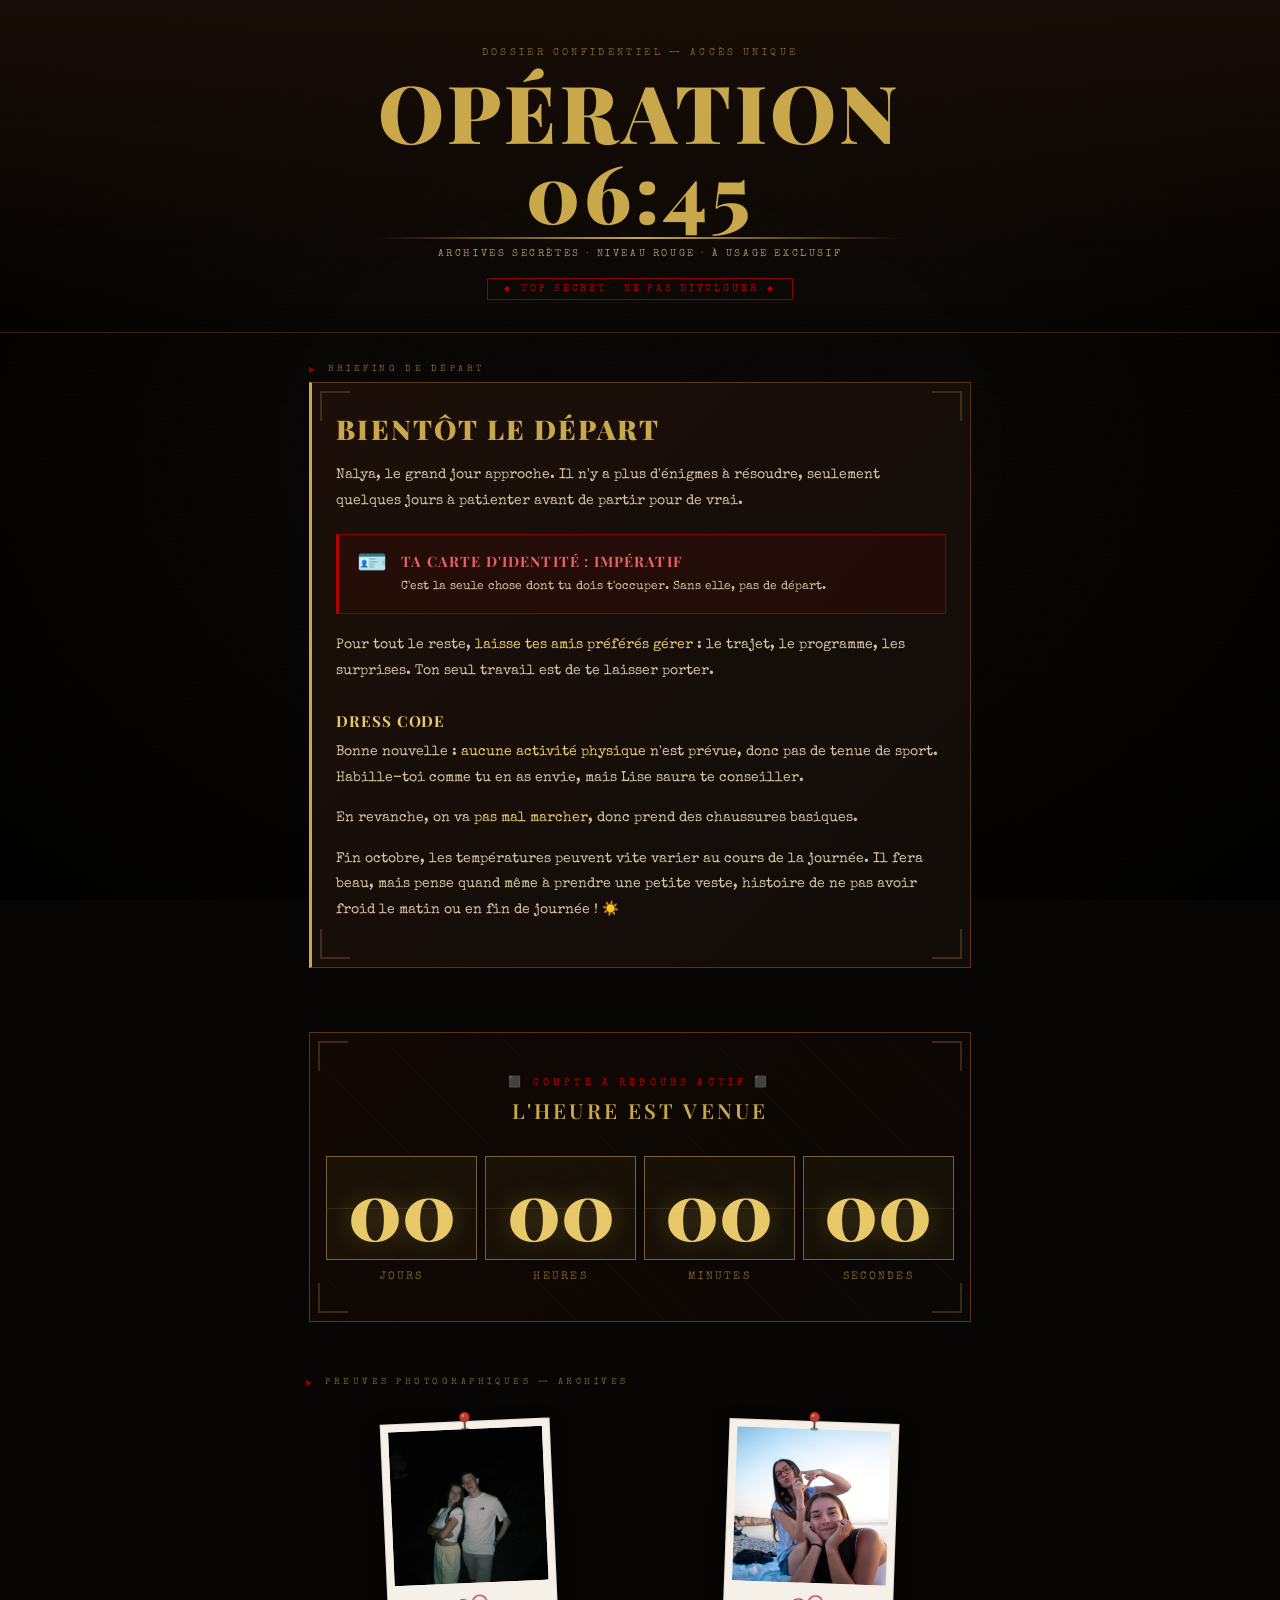
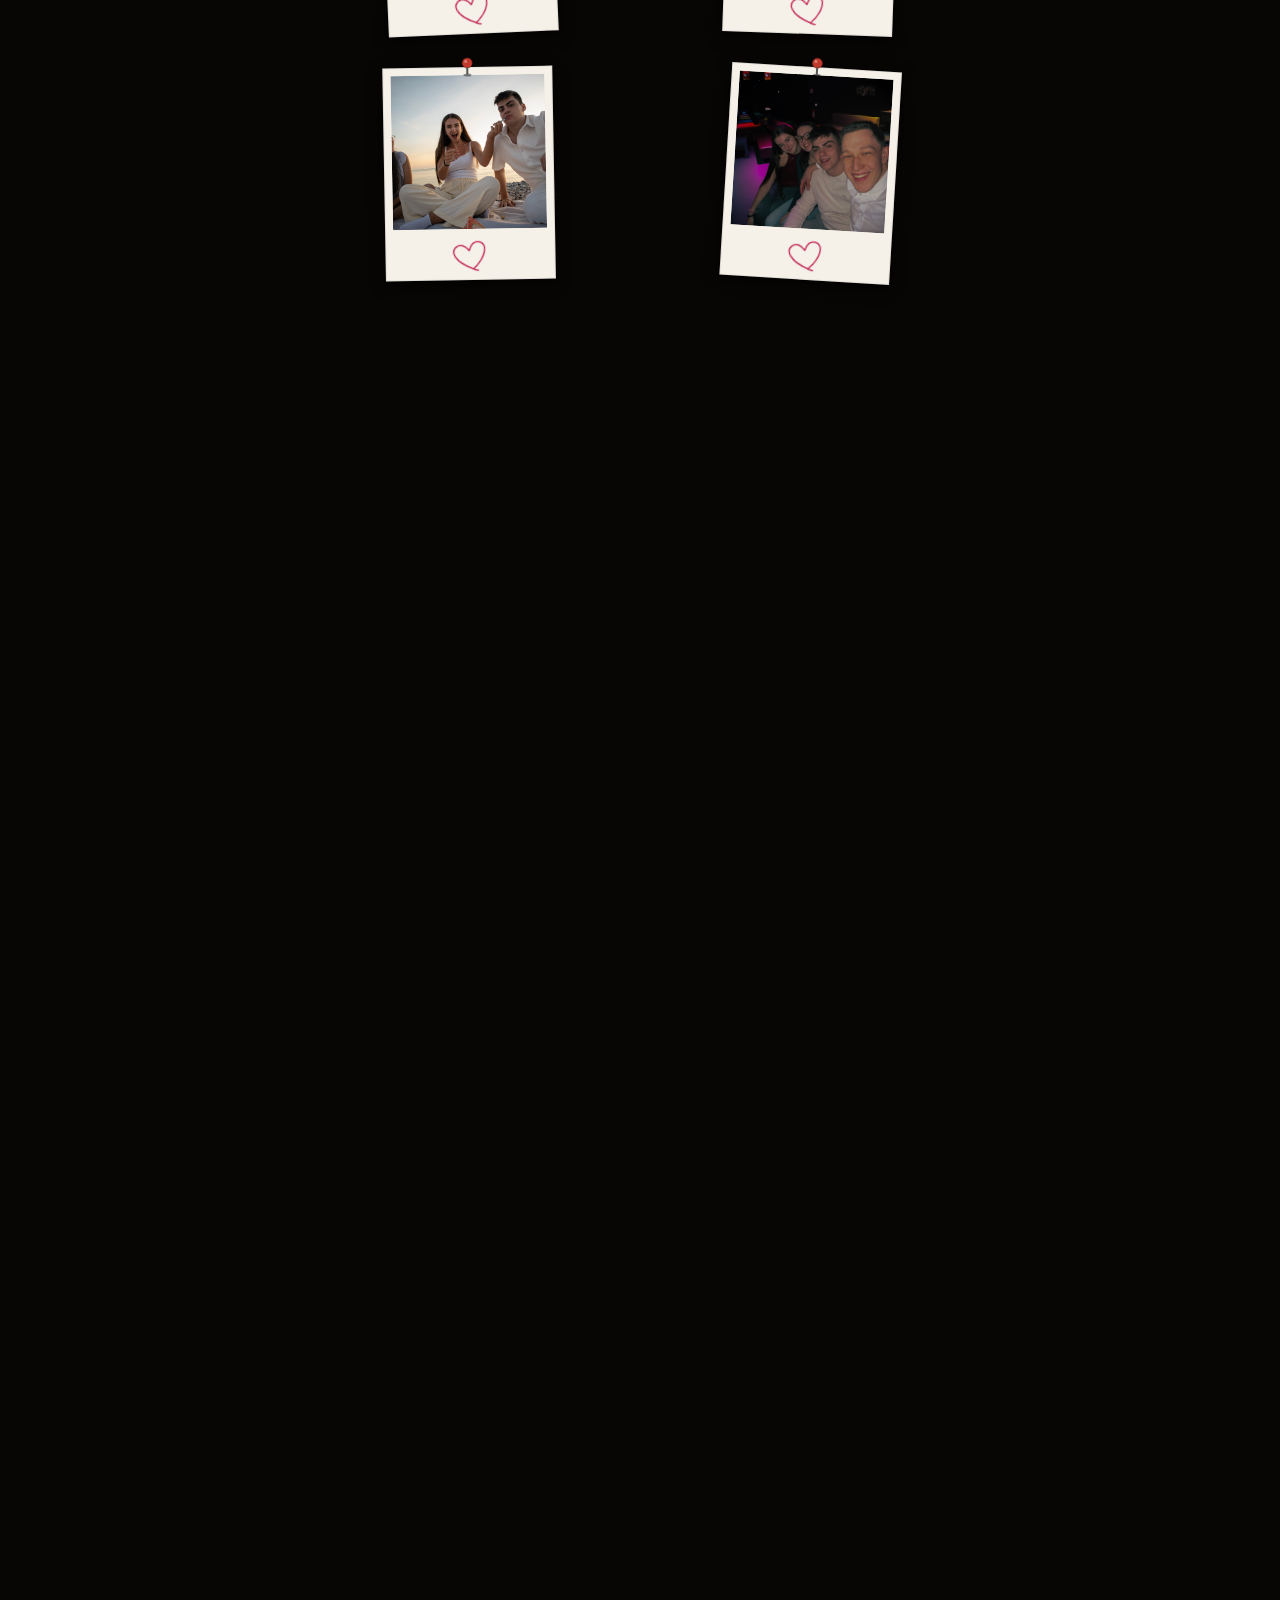
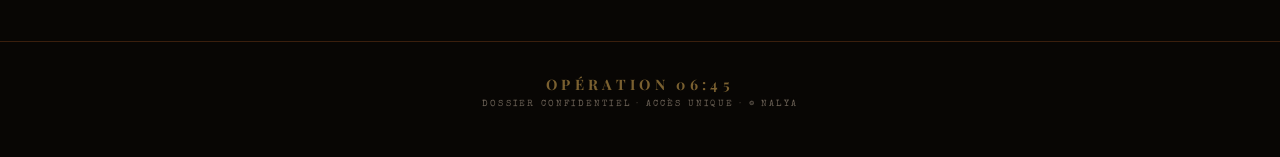
<file: index.html>
<!DOCTYPE html>
<html lang="fr">
<head>
<meta charset="UTF-8">
<meta name="viewport" content="width=device-width, initial-scale=1.0, maximum-scale=1.0">
<meta name="apple-mobile-web-app-capable" content="yes">
<meta name="apple-mobile-web-app-status-bar-style" content="black-translucent">
<meta name="apple-mobile-web-app-title" content="OPÉRATION 06:45">

<title>OPÉRATION 06:45 — DOSSIER CONFIDENTIEL</title>

<link rel="apple-touch-icon" href="iconeenigmes.png?v=12">
<link rel="icon" type="image/png" href="iconeenigmes.png?v=12">

<link rel="preconnect" href="https://fonts.googleapis.com">
<link rel="preconnect" href="https://fonts.gstatic.com" crossorigin>
<link href="https://fonts.googleapis.com/css2?family=Playfair+Display:ital,wght@0,400;0,600;0,700;0,900;1,400;1,700&family=Special+Elite&display=swap" rel="stylesheet">

<style>
/* ============================================================
   VARIABLES & RESET
   ============================================================ */
:root {
  --noir: #080604;
  --noir-soft: #120d09;
  --brun: #1e1009;
  --brun-mid: #3a1f0d;
  --brun-light: #5c3318;
  --or: #c9a84c;
  --or-light: #e8c96a;
  --or-pale: #f0dfa0;
  --or-dim: #7a6030;
  --rouge: #8b0000;
  --rouge-bright: #b30000;
  --creme: #f2e8d5;
  --creme-dark: #d4c4a0;
  --creme-dim: #a0906c;
  --blanc: #faf6ee;
}

*, *::before, *::after { box-sizing: border-box; margin: 0; padding: 0; }

html { scroll-behavior: smooth; }

body {
  background-color: var(--noir);
  color: var(--creme);
  font-family: 'Special Elite', serif;
  min-height: 100vh;
  overflow-x: hidden;
  position: relative;
}

/* Texture de fond */
body::before {
  content: '';
  position: fixed;
  inset: 0;
  background-image:
    url("data:image/svg+xml,%3Csvg xmlns='http://www.w3.org/2000/svg' width='300' height='300'%3E%3Cfilter id='n'%3E%3CfeTurbulence type='fractalNoise' baseFrequency='0.75' numOctaves='4' stitchTiles='stitch'/%3E%3CfeColorMatrix type='saturate' values='0'/%3E%3C/filter%3E%3Crect width='300' height='300' filter='url(%23n)' opacity='0.07'/%3E%3C/svg%3E");
  pointer-events: none;
  z-index: 0;
  opacity: 0.4;
}

/* ============================================================
   LOADING SCREEN
   ============================================================ */
#loading-screen {
  position: fixed;
  inset: 0;
  background: var(--noir);
  z-index: 9999;
  display: flex;
  flex-direction: column;
  align-items: center;
  justify-content: center;
  gap: 2rem;
  transition: opacity 0.8s ease, visibility 0.8s ease;
}
#loading-screen.hidden { opacity: 0; visibility: hidden; }
.loading-logo {
  font-family: 'Playfair Display', serif;
  font-size: clamp(1.4rem, 5vw, 2.2rem);
  font-weight: 900;
  letter-spacing: 0.3em;
  color: var(--or);
  text-transform: uppercase;
}
.loading-bar-wrap {
  width: 200px;
  height: 2px;
  background: var(--brun-mid);
  position: relative;
  overflow: hidden;
}
.loading-bar-fill {
  height: 100%;
  background: linear-gradient(90deg, var(--or-dim), var(--or), var(--or-light));
  width: 0%;
  animation: loadbar 2s ease forwards;
}
@keyframes loadbar { to { width: 100%; } }
.loading-text {
  font-size: 0.7rem;
  letter-spacing: 0.2em;
  color: var(--or-dim);
  text-transform: uppercase;
  animation: blink 1s ease infinite;
}
@keyframes blink { 0%,100%{opacity:1} 50%{opacity:0.3} }

/* ============================================================
   TAMPON (animation d'ouverture)
   ============================================================ */
#stamp-overlay {
  position: fixed;
  inset: 0;
  z-index: 8888;
  pointer-events: none;
  display: flex;
  align-items: center;
  justify-content: center;
}
.stamp-svg {
  width: min(280px, 70vw);
  opacity: 0;
  transform: rotate(-18deg) scale(2);
  animation: stampDrop 0.5s cubic-bezier(0.175, 0.885, 0.32, 1.275) 2.4s forwards;
  filter: drop-shadow(0 0 20px rgba(139,0,0,0.6));
}
@keyframes stampDrop {
  0%  { opacity: 0; transform: rotate(-18deg) scale(2); }
  60% { opacity: 0.95; transform: rotate(-18deg) scale(0.9); }
  80% { opacity: 0.9; transform: rotate(-18deg) scale(1.05); }
  100%{ opacity: 0; transform: rotate(-18deg) scale(1); }
}

/* ============================================================
   VIGNETTE & SCANLINES
   ============================================================ */
.vignette {
  position: fixed;
  inset: 0;
  background: radial-gradient(ellipse at center, transparent 40%, rgba(0,0,0,0.85) 100%);
  pointer-events: none;
  z-index: 1;
}
.scanlines {
  position: fixed;
  inset: 0;
  background: repeating-linear-gradient(0deg, transparent, transparent 3px, rgba(0,0,0,0.03) 3px, rgba(0,0,0,0.03) 4px);
  pointer-events: none;
  z-index: 1;
}

/* ============================================================
   HEADER
   ============================================================ */
header {
  position: relative;
  z-index: 10;
  padding: 3rem 1.5rem 2rem;
  text-align: center;
  border-bottom: 1px solid var(--brun-mid);
  background: linear-gradient(180deg, rgba(30,16,9,0.8) 0%, transparent 100%);
}
.header-eyebrow {
  font-size: 0.6rem;
  letter-spacing: 0.35em;
  color: var(--or-dim);
  text-transform: uppercase;
  margin-bottom: 0.8rem;
}
.header-title {
  font-family: 'Playfair Display', serif;
  font-size: clamp(2.4rem, 9vw, 5rem);
  font-weight: 900;
  letter-spacing: 0.05em;
  color: var(--or);
  text-transform: uppercase;
  line-height: 1;
  position: relative;
  display: inline-block;
}
.header-title::after {
  content: '';
  display: block;
  height: 2px;
  background: linear-gradient(90deg, transparent, var(--or), transparent);
  margin-top: 0.4rem;
}
.header-sub {
  font-size: 0.65rem;
  letter-spacing: 0.25em;
  color: var(--creme-dim);
  text-transform: uppercase;
  margin-top: 0.6rem;
}
.classified-badge {
  display: inline-flex;
  align-items: center;
  gap: 0.5rem;
  margin-top: 1.2rem;
  padding: 0.3rem 1rem;
  border: 1px solid var(--rouge);
  color: var(--rouge-bright);
  font-size: 0.6rem;
  letter-spacing: 0.3em;
  text-transform: uppercase;
}
.classified-badge::before,
.classified-badge::after { content: '◆'; font-size: 0.5rem; }

/* ============================================================
   SECTIONS COMMUNES
   ============================================================ */
section {
  position: relative;
  z-index: 10;
  padding: 2rem 1.2rem;
  max-width: 700px;
  margin: 0 auto;
}
.section-label {
  font-size: 0.55rem;
  letter-spacing: 0.4em;
  color: var(--or-dim);
  text-transform: uppercase;
  margin-bottom: 0.5rem;
  display: flex;
  align-items: center;
  gap: 0.6rem;
}
.section-label::before { content: '▶'; color: var(--rouge); font-size: 0.5rem; }

/* ============================================================
   SECTION « BIENTÔT LE DÉPART »
   ============================================================ */
.depart-card {
  background: linear-gradient(135deg, rgba(30,16,9,0.95) 0%, rgba(18,13,9,0.95) 100%);
  border: 1px solid var(--brun-light);
  border-left: 3px solid var(--or);
  padding: 1.8rem 1.5rem;
  position: relative;
  overflow: hidden;
}
.depart-card::before {
  content: '';
  position: absolute;
  top: -50%;
  right: -30%;
  width: 200px;
  height: 200px;
  background: radial-gradient(circle, rgba(201,168,76,0.04) 0%, transparent 70%);
  pointer-events: none;
}
.depart-title {
  font-family: 'Playfair Display', serif;
  font-size: clamp(1.3rem, 5vw, 1.7rem);
  font-weight: 900;
  color: var(--or);
  letter-spacing: 0.08em;
  margin-bottom: 1rem;
  text-transform: uppercase;
}
.depart-subtitle {
  font-family: 'Playfair Display', serif;
  font-size: 0.95rem;
  font-weight: 700;
  color: var(--or-light);
  letter-spacing: 0.06em;
  margin: 1.6rem 0 0.6rem;
  text-transform: uppercase;
}
.depart-text {
  font-size: 0.85rem;
  line-height: 1.9;
  color: var(--creme-dark);
  margin-bottom: 0.9rem;
}
.depart-text strong { color: var(--or-light); font-weight: normal; }

.id-alert {
  display: flex;
  gap: 0.9rem;
  align-items: flex-start;
  background: rgba(139,0,0,0.1);
  border: 1px solid var(--rouge);
  border-left: 3px solid var(--rouge-bright);
  padding: 1rem 1.1rem;
  margin: 1.2rem 0;
}
.id-alert-icon { font-size: 1.5rem; flex-shrink: 0; line-height: 1.2; }
.id-alert-title {
  font-family: 'Playfair Display', serif;
  font-size: 0.9rem;
  font-weight: 700;
  color: #e86060;
  text-transform: uppercase;
  letter-spacing: 0.08em;
  margin-bottom: 0.3rem;
}
.id-alert-desc { font-size: 0.78rem; line-height: 1.7; color: var(--creme-dark); }

.info-block {
  background: rgba(30,16,9,0.6);
  border: 1px solid var(--brun-mid);
  border-left: 2px solid var(--or-dim);
  padding: 1rem 1.2rem;
  display: flex;
  gap: 0.8rem;
  align-items: flex-start;
  margin-top: 1.2rem;
}
.info-icon { font-size: 1.2rem; flex-shrink: 0; margin-top: 0.1rem; }
.info-title {
  font-family: 'Playfair Display', serif;
  font-size: 0.85rem;
  font-weight: 700;
  color: var(--or);
  text-transform: uppercase;
  letter-spacing: 0.08em;
  margin-bottom: 0.3rem;
}
.info-desc { font-size: 0.78rem; color: var(--creme-dark); line-height: 1.7; }

/* ============================================================
   COMPTE À REBOURS (version XL)
   ============================================================ */
.countdown-section {
  background: linear-gradient(135deg, rgba(18,8,4,0.98) 0%, rgba(10,7,4,0.98) 100%);
  border: 1px solid var(--brun-light);
  padding: 2.6rem 1rem 2.4rem;
  text-align: center;
  position: relative;
  overflow: hidden;
}
.countdown-section::before {
  content: '';
  position: absolute;
  inset: 0;
  background: repeating-linear-gradient(45deg, transparent, transparent 20px, rgba(201,168,76,0.015) 20px, rgba(201,168,76,0.015) 21px);
  pointer-events: none;
}
.countdown-label {
  font-size: 0.65rem;
  letter-spacing: 0.4em;
  color: var(--rouge-bright);
  text-transform: uppercase;
  margin-bottom: 0.5rem;
}
.countdown-title {
  font-family: 'Playfair Display', serif;
  font-size: clamp(1rem, 4vw, 1.3rem);
  font-weight: 600;
  color: var(--or);
  letter-spacing: 0.15em;
  text-transform: uppercase;
  margin-bottom: 2rem;
}
.countdown-grid {
  display: grid;
  grid-template-columns: repeat(4, 1fr);
  gap: 0.5rem;
}
.countdown-unit {
  display: flex;
  flex-direction: column;
  align-items: center;
  gap: 0.7rem;
  min-width: 0;
}
.countdown-number {
  font-family: 'Playfair Display', serif;
  font-size: clamp(2.3rem, 13vw, 5rem);
  font-weight: 900;
  font-variant-numeric: tabular-nums;
  color: var(--or-light);
  line-height: 1;
  background: rgba(201,168,76,0.06);
  border: 1px solid var(--or-dim);
  padding: 0.7rem 0;
  width: 100%;
  text-align: center;
  position: relative;
  text-shadow: 0 0 24px rgba(201,168,76,0.25);
}
.countdown-number::after {
  content: '';
  position: absolute;
  left: 0; right: 0;
  top: 50%;
  height: 1px;
  background: rgba(201,168,76,0.15);
}
.countdown-unit-label {
  font-size: clamp(0.5rem, 2.2vw, 0.7rem);
  letter-spacing: 0.2em;
  color: var(--or-dim);
  text-transform: uppercase;
}

/* ============================================================
   POLAROIDS
   ============================================================ */
.polaroids-section { padding: 1.5rem 0.5rem; }
.polaroids-grid {
  display: grid;
  grid-template-columns: 1fr 1fr;
  gap: 1.5rem 1rem;
  padding: 0 0.5rem;
}
.polaroid-wrap {
  display: flex;
  flex-direction: column;
  align-items: center;
  position: relative;
}
.polaroid-wrap:nth-child(odd)  { transform: rotate(-2.5deg); }
.polaroid-wrap:nth-child(even) { transform: rotate(2deg); }
.polaroid-wrap:nth-child(3)    { transform: rotate(-1deg); }
.polaroid-wrap:nth-child(4)    { transform: rotate(3.5deg); }

.thumbtack { width: 20px; height: 20px; z-index: 5; margin-bottom: -10px; }
.thumbtack circle.head { fill: #c0392b; stroke: #7b241c; stroke-width: 1; }
.thumbtack circle.shine { fill: rgba(255,255,255,0.35); }
.thumbtack ellipse.shadow { fill: rgba(0,0,0,0.4); }

.polaroid {
  background: #f5f0e8;
  padding: 0.5rem 0.5rem 0;
  box-shadow: 0 4px 15px rgba(0,0,0,0.7), 0 1px 3px rgba(0,0,0,0.5), inset 0 0 0 1px rgba(0,0,0,0.08);
  width: 100%;
  max-width: 170px;
  position: relative;
}
.polaroid-img-wrap {
  width: 100%;
  aspect-ratio: 1;
  background: #2a2a2a;
  overflow: hidden;
  position: relative;
}
.polaroid-img-wrap img { width: 100%; height: 100%; object-fit: cover; display: block; }
.polaroid-placeholder {
  width: 100%;
  height: 100%;
  display: flex;
  flex-direction: column;
  align-items: center;
  justify-content: center;
  gap: 0.4rem;
  background: linear-gradient(135deg, #1a0e06, #2d1a0a);
}
.polaroid-placeholder-icon { font-size: 1.8rem; opacity: 0.4; color: var(--or-dim); }
.polaroid-placeholder-text {
  font-size: 0.45rem;
  letter-spacing: 0.2em;
  color: var(--or-dim);
  text-transform: uppercase;
  opacity: 0.5;
}
.polaroid-heart {
  display: flex;
  justify-content: center;
  align-items: center;
  margin: 10px 0 6px;
  transform: rotate(-12deg);
}
.polaroid-heart svg { width: 46px; height: auto; overflow: visible; }
.polaroid-heart path { filter: drop-shadow(0 1px 0 rgba(0,0,0,.08)); }

/* ============================================================
   INSTRUCTIONS iOS
   ============================================================ */
.ios-card {
  background: rgba(18,10,5,0.9);
  border: 1px solid var(--brun-light);
  padding: 1.5rem;
  position: relative;
}
.ios-title {
  font-family: 'Playfair Display', serif;
  font-size: 0.9rem;
  font-weight: 700;
  color: var(--or);
  letter-spacing: 0.1em;
  text-transform: uppercase;
  margin-bottom: 1rem;
  display: flex;
  align-items: center;
  gap: 0.6rem;
}
.ios-steps { display: flex; flex-direction: column; gap: 0.8rem; }
.ios-step { display: flex; align-items: flex-start; gap: 0.8rem; }
.ios-step-num {
  width: 22px;
  height: 22px;
  border: 1px solid var(--or-dim);
  border-radius: 50%;
  display: flex;
  align-items: center;
  justify-content: center;
  font-size: 0.6rem;
  color: var(--or);
  flex-shrink: 0;
}
.ios-step-text { font-size: 0.78rem; color: var(--creme-dark); line-height: 1.6; padding-top: 0.1rem; }

/* ============================================================
   ÉNIGMES — liste dépliable minimaliste (HTML pur, sans JS)
   ============================================================ */
.enigmes-header { text-align: center; padding: 2rem 1.2rem 1.2rem; }
.enigmes-title {
  font-family: 'Playfair Display', serif;
  font-size: clamp(1.4rem, 5vw, 2.2rem);
  font-weight: 900;
  color: var(--or);
  text-transform: uppercase;
  letter-spacing: 0.1em;
}
.enigmes-subtitle {
  font-size: 0.7rem;
  letter-spacing: 0.25em;
  color: var(--or-dim);
  text-transform: uppercase;
  margin-top: 0.5rem;
}

.enigmes-list {
  display: flex;
  flex-direction: column;
  gap: 0.6rem;
  padding: 0 1rem 2rem;
  max-width: 700px;
  margin: 0 auto;
  position: relative;
  z-index: 10;
}
.enigme {
  background: linear-gradient(135deg, rgba(22,12,6,0.97) 0%, rgba(14,8,4,0.97) 100%);
  border: 1px solid var(--brun-mid);
  transition: border-color 0.3s ease;
}
.enigme[open] { border-color: var(--or-dim); }
.enigme summary {
  list-style: none;
  display: flex;
  align-items: center;
  gap: 1rem;
  padding: 1rem 1.1rem;
  cursor: pointer;
  font-family: 'Playfair Display', serif;
  font-size: 0.9rem;
  font-weight: 600;
  color: var(--creme-dark);
  letter-spacing: 0.04em;
  -webkit-tap-highlight-color: transparent;
}
.enigme summary::-webkit-details-marker { display: none; }
.enigme summary::after {
  content: '+';
  margin-left: auto;
  font-family: 'Special Elite', serif;
  font-size: 1.3rem;
  line-height: 1;
  color: var(--or);
  transition: transform 0.25s ease;
}
.enigme[open] summary { color: var(--or-light); }
.enigme[open] summary::after { transform: rotate(45deg); }
.enigme summary:focus-visible { outline: 1px solid var(--or); outline-offset: -4px; }

.enigme-body {
  padding: 0.2rem 1.1rem 1.2rem;
  border-top: 1px solid var(--brun-mid);
  padding-top: 1rem;
  animation: openFade 0.35s ease;
}
@keyframes openFade { from { opacity: 0; transform: translateY(-4px); } to { opacity: 1; transform: none; } }
.enigme-text { font-size: 0.82rem; color: var(--creme-dark); line-height: 1.8; margin-bottom: 0.8rem; }
.enigme-keyword {
  display: inline-block;
  background: rgba(139,0,0,0.2);
  border: 1px solid var(--rouge);
  color: #e86060;
  font-size: 0.75rem;
  letter-spacing: 0.15em;
  padding: 0.2rem 0.7rem;
  text-transform: uppercase;
}

/* ============================================================
   INDICE VISUEL (image pixelisée)
   ============================================================ */
.indice-frame {
  position: relative;
  border: 1px solid var(--or-dim);
  background: #0c0806;
  padding: 0.5rem;
  box-shadow: 0 10px 30px rgba(0,0,0,0.6);
}
.indice-grid {
  display: grid;
  grid-template-columns: repeat(auto-fit, minmax(180px, 1fr));
  gap: 1rem;
}
.indice-item-title {
  margin-bottom: 0.5rem;
  color: var(--or-dim);
  font-size: 0.65rem;
  letter-spacing: 0.18em;
  text-align: center;
  text-transform: uppercase;
}
.indice-frame canvas {
  display: none;
  width: 100%;
  height: auto;
  image-rendering: pixelated;
}
.indice-placeholder {
  min-height: 220px;
  display: flex;
  align-items: center;
  justify-content: center;
  text-align: center;
  padding: 1rem;
  font-size: 0.7rem;
  letter-spacing: 0.2em;
  text-transform: uppercase;
  color: var(--or-dim);
}
.indice-caption {
  margin-top: 0.9rem;
  font-size: 0.75rem;
  line-height: 1.7;
  color: var(--creme-dim);
  text-align: center;
}

/* ============================================================
   FOOTER
   ============================================================ */
footer {
  position: relative;
  z-index: 10;
  text-align: center;
  padding: 2rem 1rem 3rem;
  border-top: 1px solid var(--brun-mid);
}
.footer-logo {
  font-family: 'Playfair Display', serif;
  font-size: 0.9rem;
  font-weight: 700;
  letter-spacing: 0.3em;
  color: var(--or-dim);
  text-transform: uppercase;
}
.footer-sub {
  font-size: 0.55rem;
  letter-spacing: 0.25em;
  color: #6a6055;
  margin-top: 0.4rem;
  text-transform: uppercase;
}

/* ============================================================
   COINS ORNÉS
   ============================================================ */
.corner-ornament { position: absolute; width: 30px; height: 30px; opacity: 0.4; }
.corner-ornament.tl { top: 8px; left: 8px; border-top: 2px solid var(--or-dim); border-left: 2px solid var(--or-dim); }
.corner-ornament.tr { top: 8px; right: 8px; border-top: 2px solid var(--or-dim); border-right: 2px solid var(--or-dim); }
.corner-ornament.bl { bottom: 8px; left: 8px; border-bottom: 2px solid var(--or-dim); border-left: 2px solid var(--or-dim); }
.corner-ornament.br { bottom: 8px; right: 8px; border-bottom: 2px solid var(--or-dim); border-right: 2px solid var(--or-dim); }

/* ============================================================
   APPARITION AU SCROLL
   ============================================================ */
.reveal { opacity: 0; transform: translateY(16px); transition: opacity 0.7s ease, transform 0.7s ease; }
.reveal.visible { opacity: 1; transform: none; }

@media (max-width: 380px) {
  .polaroids-grid { gap: 1rem 0.8rem; }
}
@media (prefers-reduced-motion: reduce) {
  .reveal { opacity: 1; transform: none; transition: none; }
  .enigme-body { animation: none; }
}
</style>
</head>

<body>

<!-- MUSIQUE D'AMBIANCE -->
<audio id="background-music"
       src="Alec Koff - The Dark Night (Suspense Background Music  Suspenseful background music).mp3"
       loop preload="auto"></audio>

<!-- ÉCRAN DE CHARGEMENT -->
<div id="loading-screen">
  <div class="loading-logo">OPÉRATION 06:45</div>
  <div class="loading-bar-wrap"><div class="loading-bar-fill"></div></div>
  <div class="loading-text">Chargement du dossier...</div>
</div>

<!-- TAMPON CONFIDENTIEL -->
<div id="stamp-overlay">
  <svg class="stamp-svg" viewBox="0 0 260 260" fill="none" xmlns="http://www.w3.org/2000/svg">
    <circle cx="130" cy="130" r="122" stroke="#8b0000" stroke-width="4" fill="none" opacity="0.9"/>
    <circle cx="130" cy="130" r="112" stroke="#8b0000" stroke-width="1.5" fill="none" opacity="0.7"/>
    <path d="M 130 20 A 110 110 0 1 1 129.99 20 Z" stroke="none" fill="rgba(139,0,0,0.05)"/>
    <path id="arcTop" d="M 20,130 A 110,110 0 0 1 240,130" fill="none"/>
    <path id="arcBot" d="M 240,130 A 110,110 0 0 1 20,130" fill="none"/>
    <text font-family="Special Elite, serif" font-size="13" fill="#8b0000" letter-spacing="7" font-weight="bold">
      <textPath href="#arcTop" startOffset="12%">CONFIDENTIEL · ACCÈS RESTREINT</textPath>
    </text>
    <text font-family="Special Elite, serif" font-size="11" fill="#8b0000" letter-spacing="5">
      <textPath href="#arcBot" startOffset="15%">DOSSIER CLASSIFIÉ · ROUGE</textPath>
    </text>
    <text x="130" y="118" font-family="Playfair Display, serif" font-size="28" fill="#8b0000" font-weight="900" text-anchor="middle" letter-spacing="2">OP.</text>
    <text x="130" y="148" font-family="Playfair Display, serif" font-size="22" fill="#8b0000" font-weight="900" text-anchor="middle" letter-spacing="3">06:45</text>
    <line x1="60" y1="158" x2="200" y2="158" stroke="#8b0000" stroke-width="1.5" opacity="0.6"/>
    <text x="68" y="175" font-size="9" fill="#8b0000" opacity="0.7">✦</text>
    <text x="130" y="178" font-size="9" fill="#8b0000" opacity="0.7" text-anchor="middle">✦</text>
    <text x="186" y="175" font-size="9" fill="#8b0000" opacity="0.7">✦</text>
    <line x1="25" y1="85" x2="235" y2="175" stroke="#8b0000" stroke-width="0.4" opacity="0.1"/>
    <line x1="25" y1="100" x2="235" y2="190" stroke="#8b0000" stroke-width="0.3" opacity="0.07"/>
  </svg>
</div>

<div class="vignette"></div>
<div class="scanlines"></div>

<!-- ============================================================
     HEADER
     ============================================================ -->
<header>
  <div class="header-eyebrow">Dossier confidentiel — Accès unique</div>
  <div class="header-title">OPÉRATION<br>06:45</div>
  <div class="header-sub">Archives secrètes · Niveau rouge · À usage exclusif</div>
  <div class="classified-badge">Top secret · Ne pas divulguer</div>
</header>

<!-- ============================================================
     BIENTÔT LE DÉPART
     ============================================================ -->
<section class="reveal">
  <div class="section-label">Briefing de départ</div>
  <div class="depart-card">
    <div class="corner-ornament tl"></div>
    <div class="corner-ornament tr"></div>
    <div class="corner-ornament bl"></div>
    <div class="corner-ornament br"></div>

    <div class="depart-title">Bientôt le départ</div>
    <p class="depart-text">
      Nalya, le grand jour approche. Il n'y a plus d'énigmes à résoudre, seulement quelques jours à patienter avant de partir pour de vrai.
    </p>

    <div class="id-alert">
      <div class="id-alert-icon">🪪</div>
      <div>
        <div class="id-alert-title">Ta carte d'identité : impératif</div>
        <div class="id-alert-desc">C'est la seule chose dont tu dois t'occuper. Sans elle, pas de départ.</div>
      </div>
    </div>

    <p class="depart-text">
      Pour tout le reste, <strong>laisse tes amis préférés gérer</strong> : le trajet, le programme, les surprises. Ton seul travail est de te laisser porter.
    </p>

    <div class="depart-subtitle">Dress code</div>
    <p class="depart-text">
      Bonne nouvelle : <strong>aucune activité physique</strong> n'est prévue, donc pas de tenue de sport. Habille-toi comme tu en as envie, mais Lise saura te conseiller.
    </p>
    <p class="depart-text">
      En revanche, on va <strong>pas mal marcher</strong>, donc prend des chaussures basiques.
    </p>
    <p class="depart-text">
    Fin octobre, les températures peuvent vite varier au cours de la journée. Il fera beau, mais pense quand même à prendre une petite veste, histoire de ne pas avoir froid le matin ou en fin de journée ! ☀️</p>

</section>

<!-- ============================================================
     COMPTE À REBOURS
     ============================================================ -->
<section class="reveal">
  <div class="countdown-section">
    <div class="corner-ornament tl"></div>
    <div class="corner-ornament tr"></div>
    <div class="corner-ornament bl"></div>
    <div class="corner-ornament br"></div>
    <div class="countdown-label">⬛ Compte à rebours actif ⬛</div>
    <div class="countdown-title" id="cd-title">Jusqu'à l'Opération 06:45</div>
    <div class="countdown-grid">
      <div class="countdown-unit">
        <div class="countdown-number" id="cd-days">00</div>
        <div class="countdown-unit-label">Jours</div>
      </div>
      <div class="countdown-unit">
        <div class="countdown-number" id="cd-hours">00</div>
        <div class="countdown-unit-label">Heures</div>
      </div>
      <div class="countdown-unit">
        <div class="countdown-number" id="cd-mins">00</div>
        <div class="countdown-unit-label">Minutes</div>
      </div>
      <div class="countdown-unit">
        <div class="countdown-number" id="cd-secs">00</div>
        <div class="countdown-unit-label">Secondes</div>
      </div>
    </div>
  </div>
</section>

<!-- ============================================================
     POLAROIDS
     ============================================================ -->
<section class="polaroids-section reveal">
  <div class="section-label" style="padding:0 0.5rem 1rem;">Preuves photographiques — Archives</div>
  <div class="polaroids-grid">

    <!-- Polaroid 1 -->
    <div class="polaroid-wrap">
      <svg class="thumbtack" viewBox="0 0 40 40">
        <ellipse class="shadow" cx="20" cy="36" rx="8" ry="3"/>
        <circle class="head" cx="20" cy="12" r="10"/>
        <circle class="shine" cx="17" cy="9" r="3"/>
        <rect x="18" y="20" width="4" height="16" rx="2" fill="#555"/>
      </svg>
      <div class="polaroid">
        <div class="polaroid-img-wrap">
          <img src="nalyaanto.jpg" alt="Photo 1"
               onload="this.nextElementSibling.style.display='none';"
               onerror="this.style.display='none'; this.nextElementSibling.style.display='flex';">
          <div class="polaroid-placeholder">
            <div class="polaroid-placeholder-icon">📷</div>
            <div class="polaroid-placeholder-text">Photo 01</div>
          </div>
        </div>
        <div class="polaroid-heart">
          <svg viewBox="0 0 120 90">
            <path d="M61 79 C18 52 11 24 28 14 C41 7 54 16 60 30 C66 16 79 7 92 14 C109 24 102 52 61 79" fill="none" stroke="#c72d5a" stroke-width="3.5" stroke-linecap="round" stroke-linejoin="round"/>
            <path d="M61 79 C64 82 68 84 72 85" fill="none" stroke="#c72d5a" stroke-width="3.5" stroke-linecap="round"/>
          </svg>
        </div>
      </div>
    </div>

    <!-- Polaroid 2 -->
    <div class="polaroid-wrap">
      <svg class="thumbtack" viewBox="0 0 40 40">
        <ellipse class="shadow" cx="20" cy="36" rx="8" ry="3"/>
        <circle class="head" cx="20" cy="12" r="10"/>
        <circle class="shine" cx="17" cy="9" r="3"/>
        <rect x="18" y="20" width="4" height="16" rx="2" fill="#555"/>
      </svg>
      <div class="polaroid">
        <div class="polaroid-img-wrap">
          <img src="nalyalise.jpg" alt="Photo 2"
               onload="this.nextElementSibling.style.display='none';"
               onerror="this.style.display='none'; this.nextElementSibling.style.display='flex';">
          <div class="polaroid-placeholder">
            <div class="polaroid-placeholder-icon">📷</div>
            <div class="polaroid-placeholder-text">Photo 02</div>
          </div>
        </div>
        <div class="polaroid-heart">
          <svg viewBox="0 0 120 90">
            <path d="M61 79 C18 52 11 24 28 14 C41 7 54 16 60 30 C66 16 79 7 92 14 C109 24 102 52 61 79" fill="none" stroke="#c72d5a" stroke-width="3.5" stroke-linecap="round" stroke-linejoin="round"/>
            <path d="M61 79 C64 82 68 84 72 85" fill="none" stroke="#c72d5a" stroke-width="3.5" stroke-linecap="round"/>
          </svg>
        </div>
      </div>
    </div>

    <!-- Polaroid 3 -->
    <div class="polaroid-wrap">
      <svg class="thumbtack" viewBox="0 0 40 40">
        <ellipse class="shadow" cx="20" cy="36" rx="8" ry="3"/>
        <circle class="head" cx="20" cy="12" r="10"/>
        <circle class="shine" cx="17" cy="9" r="3"/>
        <rect x="18" y="20" width="4" height="16" rx="2" fill="#555"/>
      </svg>
      <div class="polaroid">
        <div class="polaroid-img-wrap">
          <img src="nalyaethan.jpg" alt="Photo 3"
               onload="this.nextElementSibling.style.display='none';"
               onerror="this.style.display='none'; this.nextElementSibling.style.display='flex';">
          <div class="polaroid-placeholder">
            <div class="polaroid-placeholder-icon">📷</div>
            <div class="polaroid-placeholder-text">Photo 03</div>
          </div>
        </div>
        <div class="polaroid-heart">
          <svg viewBox="0 0 120 90">
            <path d="M61 79 C18 52 11 24 28 14 C41 7 54 16 60 30 C66 16 79 7 92 14 C109 24 102 52 61 79" fill="none" stroke="#c72d5a" stroke-width="3.5" stroke-linecap="round" stroke-linejoin="round"/>
            <path d="M61 79 C64 82 68 84 72 85" fill="none" stroke="#c72d5a" stroke-width="3.5" stroke-linecap="round"/>
          </svg>
        </div>
      </div>
    </div>

    <!-- Polaroid 4 -->
    <div class="polaroid-wrap">
      <svg class="thumbtack" viewBox="0 0 40 40">
        <ellipse class="shadow" cx="20" cy="36" rx="8" ry="3"/>
        <circle class="head" cx="20" cy="12" r="10"/>
        <circle class="shine" cx="17" cy="9" r="3"/>
        <rect x="18" y="20" width="4" height="16" rx="2" fill="#555"/>
      </svg>
      <div class="polaroid">
        <div class="polaroid-img-wrap">
          <img src="groupe.jpg" alt="Photo 4"
               onload="this.nextElementSibling.style.display='none';"
               onerror="this.style.display='none'; this.nextElementSibling.style.display='flex';">
          <div class="polaroid-placeholder">
            <div class="polaroid-placeholder-icon">📷</div>
            <div class="polaroid-placeholder-text">Photo 04</div>
          </div>
        </div>
        <div class="polaroid-heart">
          <svg viewBox="0 0 120 90">
            <path d="M61 79 C18 52 11 24 28 14 C41 7 54 16 60 30 C66 16 79 7 92 14 C109 24 102 52 61 79" fill="none" stroke="#c72d5a" stroke-width="3.5" stroke-linecap="round" stroke-linejoin="round"/>
            <path d="M61 79 C64 82 68 84 72 85" fill="none" stroke="#c72d5a" stroke-width="3.5" stroke-linecap="round"/>
          </svg>
        </div>
      </div>
    </div>

  </div>
</section>

<!-- ============================================================
     INDICE VISUEL — Tour Effeil
     ============================================================ -->
<section class="reveal">
  <div class="section-label">Indice visuel</div>
  <div class="indice-grid">
    <div>
      <div class="indice-item-title">Fragment visuel I</div>
      <div class="indice-frame">
        <canvas id="indice-canvas-1" role="img" aria-label="Image pixelisée : indice 1"></canvas>
        <div class="indice-placeholder" id="indice-placeholder-1">Image en cours de développement…</div>
      </div>
    </div>
    <div>
      <div class="indice-item-title">Fragment visuel II</div>
      <div class="indice-frame">
        <canvas id="indice-canvas-2" role="img" aria-label="Image pixelisée : indice 2"></canvas>
        <div class="indice-placeholder" id="indice-placeholder-2">Image en cours de développement…</div>
      </div>
    </div>
    <div>
      <div class="indice-item-title">Fragment visuel III</div>
      <div class="indice-frame">
        <canvas id="indice-canvas-3" role="img" aria-label="Image pixelisée : indice 3"></canvas>
        <div class="indice-placeholder" id="indice-placeholder-3">Image en cours de développement…</div>
      </div>
    </div>
  </div>
  <p class="indice-caption">Un fragment, un seul secret. Regarde bien : ce qu'il cache compte.</p>
</section>

<!-- ============================================================
     ÉNIGMES — 100 % HTML : chaque <details> est un dossier à déplier.
     Pour modifier un texte, change simplement le contenu ci-dessous.
     ============================================================ -->
<div class="enigmes-header reveal">
  <div class="section-label" style="justify-content:center;">Système d'enquête</div>
  <div class="enigmes-title">Les 13 énigmes</div>
  <div class="enigmes-subtitle">Touche un titre pour déplier le fragment</div>
</div>

<div class="enigmes-list reveal">

  <details class="enigme">
    <summary>FRAGMENT I — Le réveil</summary>
    <div class="enigme-body">
      <div class="enigme-text">Chaque aventure commence avant le lever du soleil, il faut parfois accepter de partir sans tout comprendre.</div>
      <div class="enigme-keyword">RENARD</div>
    </div>
  </details>

  <details class="enigme">
    <summary>FRAGMENT II — Les marées</summary>
    <div class="enigme-body">
      <div class="enigme-text">L'eau avance, puis recule, sans jamais se tromper.</div>
      <div class="enigme-keyword">ANCRE</div>
    </div>
  </details>

  <details class="enigme">
    <summary>FRAGMENT III — Les artistes</summary>
    <div class="enigme-body">
      <div class="enigme-text">Les couleurs racontent parfois plus que les mots, il suffit d'observer.</div>
      <div class="enigme-keyword">DESSIN</div>
    </div>
  </details>

  <details class="enigme">
    <summary>FRAGMENT IV — Le vent</summary>
    <div class="enigme-body">
      <div class="enigme-text">Invisible il accompagne tous ceux qui prennent le large.</div>
      <div class="enigme-keyword">ZÉPHYR</div>
    </div>
  </details>

  <details class="enigme">
    <summary>FRAGMENT V — Le port</summary>
    <div class="enigme-body">
      <div class="enigme-text">Certains arrivent, d'autres repartent.</div>
      <div class="enigme-keyword">VOILIER</div>
    </div>
  </details>

  <details class="enigme">
    <summary>FRAGMENT VI — Les quais</summary>
    <div class="enigme-body">
      <div class="enigme-text">Les pas résonnent près de l'eau, doucement, longtemps, sans bruit.</div>
      <div class="enigme-keyword">BRUME</div>
    </div>
  </details>

  <details class="enigme">
    <summary>FRAGMENT VII — Les mouettes</summary>
    <div class="enigme-body">
      <div class="enigme-text">Elles connaissent toujours le chemin.</div>
      <div class="enigme-keyword">SOLEIL</div>
    </div>
  </details>

  <details class="enigme">
    <summary>FRAGMENT VIII — Les pavés</summary>
    <div class="enigme-body">
      <div class="enigme-text">Les rues anciennes racontent des histoires, elles méritent qu'on prenne son temps.</div>
      <div class="enigme-keyword">BASKETS</div>
    </div>
  </details>

  <details class="enigme">
    <summary>FRAGMENT IX — Le clocher</summary>
    <div class="enigme-body">
      <div class="enigme-text">Il domine la ville depuis toujours.</div>
      <div class="enigme-keyword">ROCHER</div>
    </div>
  </details>

  <details class="enigme">
    <summary>FRAGMENT X — Les souvenirs</summary>
    <div class="enigme-body">
      <div class="enigme-text">Une image suffit parfois à tout raconter, même, des années plus tard.</div>
      <div class="enigme-keyword">RIVAGE</div>
    </div>
  </details>

  <details class="enigme">
    <summary>FRAGMENT XI — Le secret</summary>
    <div class="enigme-body">
      <div class="enigme-text">Certaines réponses méritent d'attendre.</div>
      <div class="enigme-keyword">SOLEIL</div>
    </div>
  </details>

  <details class="enigme">
    <summary>FRAGMENT XII — La confiance</summary>
    <div class="enigme-body">
      <div class="enigme-text">Les apparences sont parfois trompeuses, mais les meilleurs souvenirs commencent souvent ainsi.</div>
      <div class="enigme-keyword">V-----S</div>
    </div>
  </details>

  <details class="enigme">
    <summary>FRAGMENT XIII — Le dernier fragment</summary>
    <div class="enigme-body">
      <div class="enigme-text">Si tu crois avoir trouvé la destination, garde malgré tout un doute. Les plus belles surprises sont celles qu'on ne voit jamais venir.</div>
      <div class="enigme-keyword">S _ _ _ _ _ _ E</div>
    </div>
  </details>

</div>

<!-- ============================================================
     FOOTER
     ============================================================ -->
<footer>
  <div class="footer-logo">OPÉRATION 06:45</div>
  <div class="footer-sub">Dossier confidentiel · Accès unique · © Nalya</div>
</footer>

<!-- ============================================================
     JAVASCRIPT (aucune dépendance, aucun serveur)
     ============================================================ -->
<script>
/* ============================================================
   ⚙️ RÉGLAGES — c'est ici que tu modifies les choses
   ============================================================ */

// ► DATE DU DÉPART (compte à rebours)
// Format : new Date(année, mois, jour, heure, minute)
// ⚠ Les mois commencent à 0 : janvier = 0, … octobre = 9, novembre = 10.
// Ici : 31 octobre 2026 à 06h45.
const TARGET_DATE = new Date(2026, 9, 31, 6, 45, 0);

// ► MUSIQUE D'AMBIANCE
// Volume compris entre 0 (muet) et 1 (volume maximal).
const MUSIC_VOLUME = 0.2;
const backgroundMusic = document.getElementById('background-music');
backgroundMusic.volume = MUSIC_VOLUME;

function startBackgroundMusic() {
  backgroundMusic.play().then(() => {
    document.removeEventListener('pointerdown', startBackgroundMusic);
    document.removeEventListener('keydown', startBackgroundMusic);
  }).catch(() => {
    // La lecture sera retentée après une interaction utilisateur.
  });
}

startBackgroundMusic();
document.addEventListener('pointerdown', startBackgroundMusic);
document.addEventListener('keydown', startBackgroundMusic);
backgroundMusic.addEventListener('error', () => {
  console.error('La musique d’ambiance est introuvable ou ne peut pas être lue.');
});

// ► IMAGES-INDICES
// Chemins des images à pixeliser (dans le même dossier que index.html).
const IMAGE_SRCS = ['indice.jpg', 'indice2.jpg', 'indice3.jpg'];

// ► NIVEAU DE PIXELISATION
// = nombre de "gros pixels" sur la LARGEUR de l'image.
// Plus le nombre est PETIT, plus l'image est pixelisée (donc difficile).
// Plus il est GRAND, plus elle est nette (donc facile).
//     8  → presque illisible (quelques grosses taches de couleur)
//    16  → on devine les formes et les couleurs
//    32  → on reconnaît la scène avec un peu d'effort
//    64  → légère pixelisation
//   128  → quasi nette
// 💡 Pour tester sans toucher au code : index.html?pixels=20
const PIXELS_ACROSS = 16;


/* ============================================================
   ÉCRAN DE CHARGEMENT
   ============================================================ */
window.addEventListener('load', () => {
  setTimeout(() => {
    document.getElementById('loading-screen').classList.add('hidden');
  }, 2200);
});

/* ============================================================
   COMPTE À REBOURS
   ============================================================ */
const cdEls = {
  days:  document.getElementById('cd-days'),
  hours: document.getElementById('cd-hours'),
  mins:  document.getElementById('cd-mins'),
  secs:  document.getElementById('cd-secs')
};
const pad = n => String(n).padStart(2, '0');

function updateCountdown() {
  const diff = TARGET_DATE - new Date();
  if (diff <= 0) {
    Object.values(cdEls).forEach(el => el.textContent = '00');
    document.getElementById('cd-title').textContent = "L'heure est venue";
    return;
  }
  cdEls.days.textContent  = pad(Math.floor(diff / 86400000));
  cdEls.hours.textContent = pad(Math.floor((diff % 86400000) / 3600000));
  cdEls.mins.textContent  = pad(Math.floor((diff % 3600000) / 60000));
  cdEls.secs.textContent  = pad(Math.floor((diff % 60000) / 1000));
}
setInterval(updateCountdown, 1000);
updateCountdown();

/* ============================================================
   APPARITION AU SCROLL
   ============================================================ */
const observer = new IntersectionObserver((entries) => {
  entries.forEach(e => { if (e.isIntersecting) e.target.classList.add('visible'); });
}, { threshold: 0.08, rootMargin: '0px 0px -30px 0px' });
document.querySelectorAll('.reveal').forEach(el => observer.observe(el));

/* ============================================================
   IMAGE PIXELISÉE
   Principe : on rétrécit l'image à (PIXELS_ACROSS × hauteur
   proportionnelle) pixels, puis on la ré-agrandit SANS lissage,
   ce qui donne de gros carrés bien nets.
   ============================================================ */
const params = new URLSearchParams(window.location.search);
const pixelsAcross = Math.max(2, parseInt(params.get('pixels'), 10) || PIXELS_ACROSS);

// Rétrécit par paliers (÷2) : donne une vraie moyenne des couleurs,
// bien plus propre qu'un rétrécissement direct en une seule fois.
function downscale(source, targetW, targetH) {
  let cur = source;
  let cw = source.naturalWidth || source.width;
  let ch = source.naturalHeight || source.height;
  while (cw / 2 > targetW) {
    cw = Math.ceil(cw / 2);
    ch = Math.ceil(ch / 2);
    const step = document.createElement('canvas');
    step.width = cw; step.height = ch;
    step.getContext('2d').drawImage(cur, 0, 0, cw, ch);
    cur = step;
  }
  const out = document.createElement('canvas');
  out.width = targetW; out.height = targetH;
  out.getContext('2d').drawImage(cur, 0, 0, targetW, targetH);
  return out;
}

function drawPixelated(img, canvas, frame, ctx) {
  const ratio  = img.naturalHeight / img.naturalWidth;
  const outW   = Math.round(frame.clientWidth - 16);   // 16 = padding du cadre
  const outH   = Math.round(outW * ratio);
  const smallW = Math.min(pixelsAcross, img.naturalWidth);
  const smallH = Math.max(1, Math.round(smallW * ratio));

  const small = downscale(img, smallW, smallH);

  canvas.width  = outW;
  canvas.height = outH;
  ctx.imageSmoothingEnabled = false;                    // ← c'est ça qui crée les carrés
  ctx.drawImage(small, 0, 0, outW, outH);
}

const indiceImages = IMAGE_SRCS.map((src, index) => {
  const canvas = document.getElementById(`indice-canvas-${index + 1}`);
  const placeholder = document.getElementById(`indice-placeholder-${index + 1}`);
  const frame = canvas.parentElement;
  const ctx = canvas.getContext('2d');
  const img = new Image();

  img.onload = () => {
    placeholder.style.display = 'none';
    canvas.style.display = 'block';
    drawPixelated(img, canvas, frame, ctx);
  };
  img.onerror = () => {
    placeholder.textContent = 'Image indisponible';
  };
  img.src = src;
  return { img, canvas, frame, ctx };
});

let resizeTimer;
window.addEventListener('resize', () => {
  clearTimeout(resizeTimer);
  resizeTimer = setTimeout(() => {
    indiceImages.forEach(({ img, canvas, frame, ctx }) => {
      if (img.complete && img.naturalWidth) drawPixelated(img, canvas, frame, ctx);
    });
  }, 150);
});
</script>
</body>
</html>
</file>
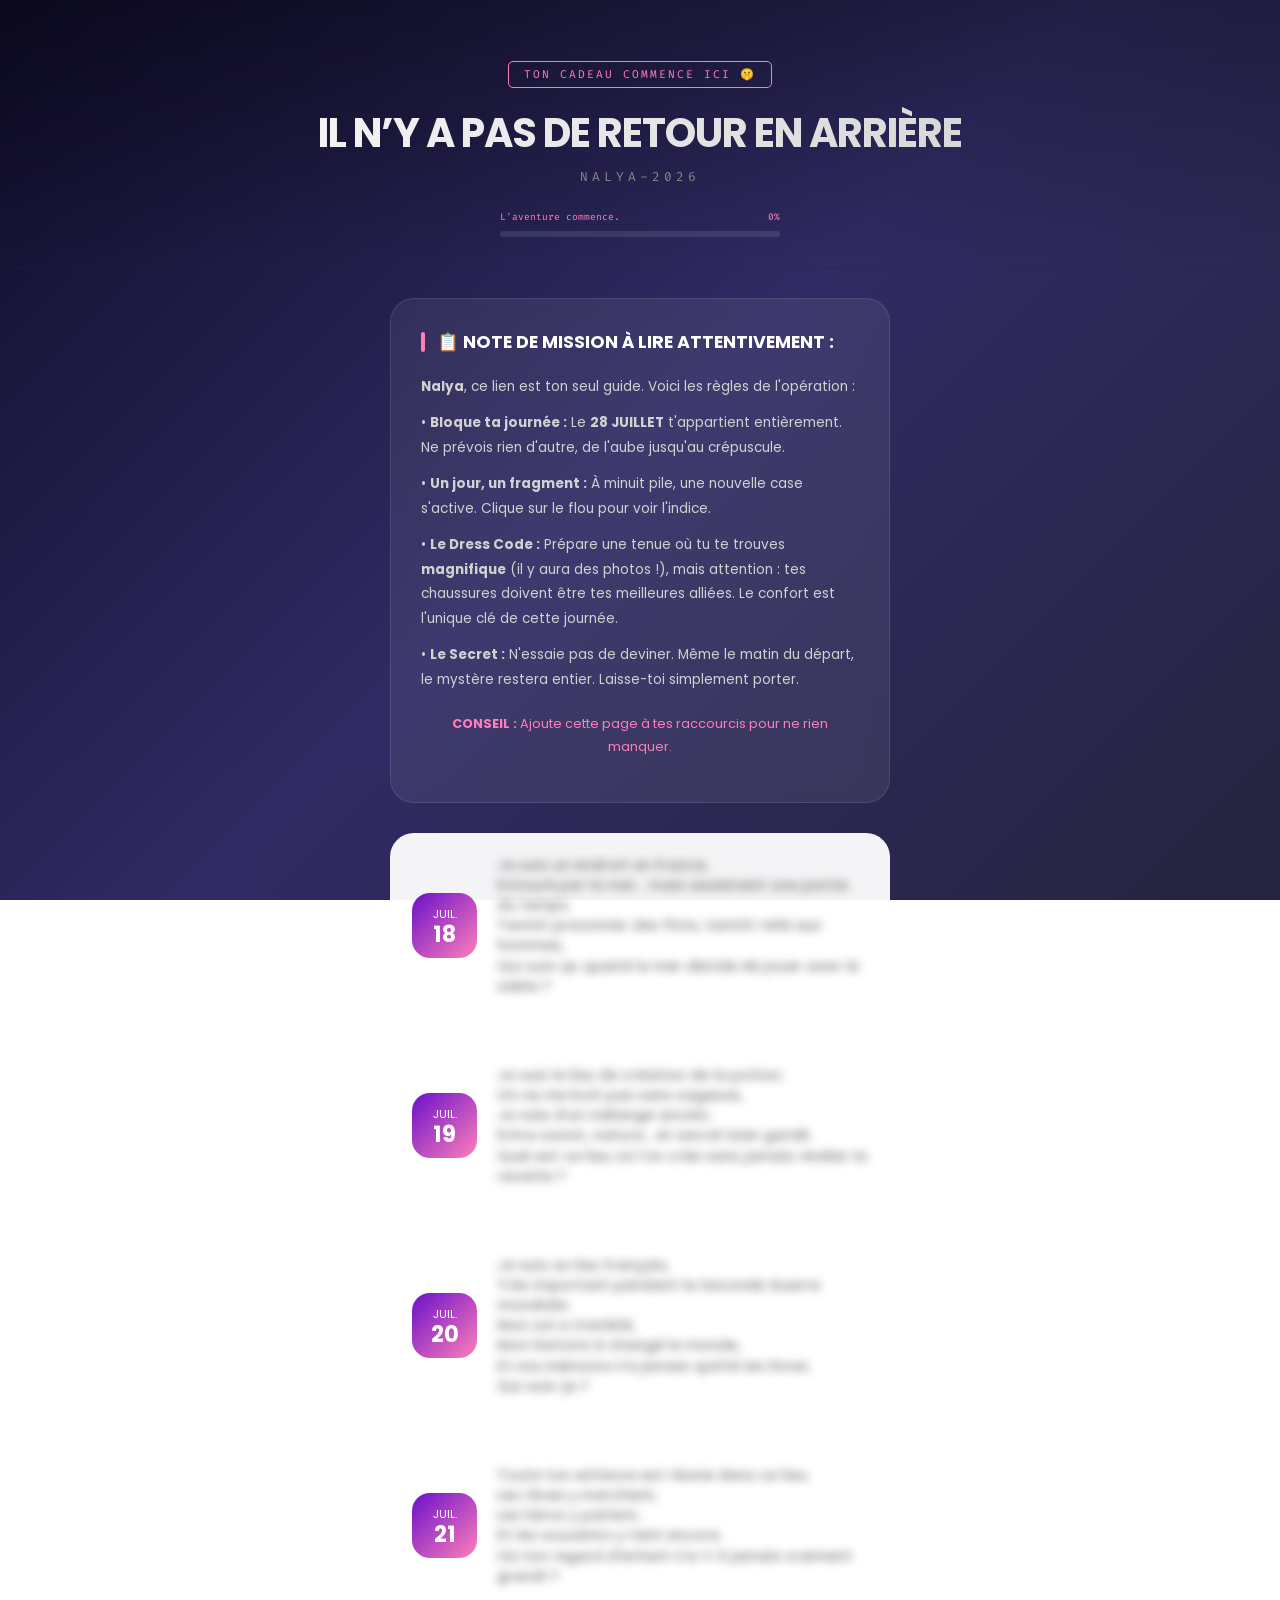
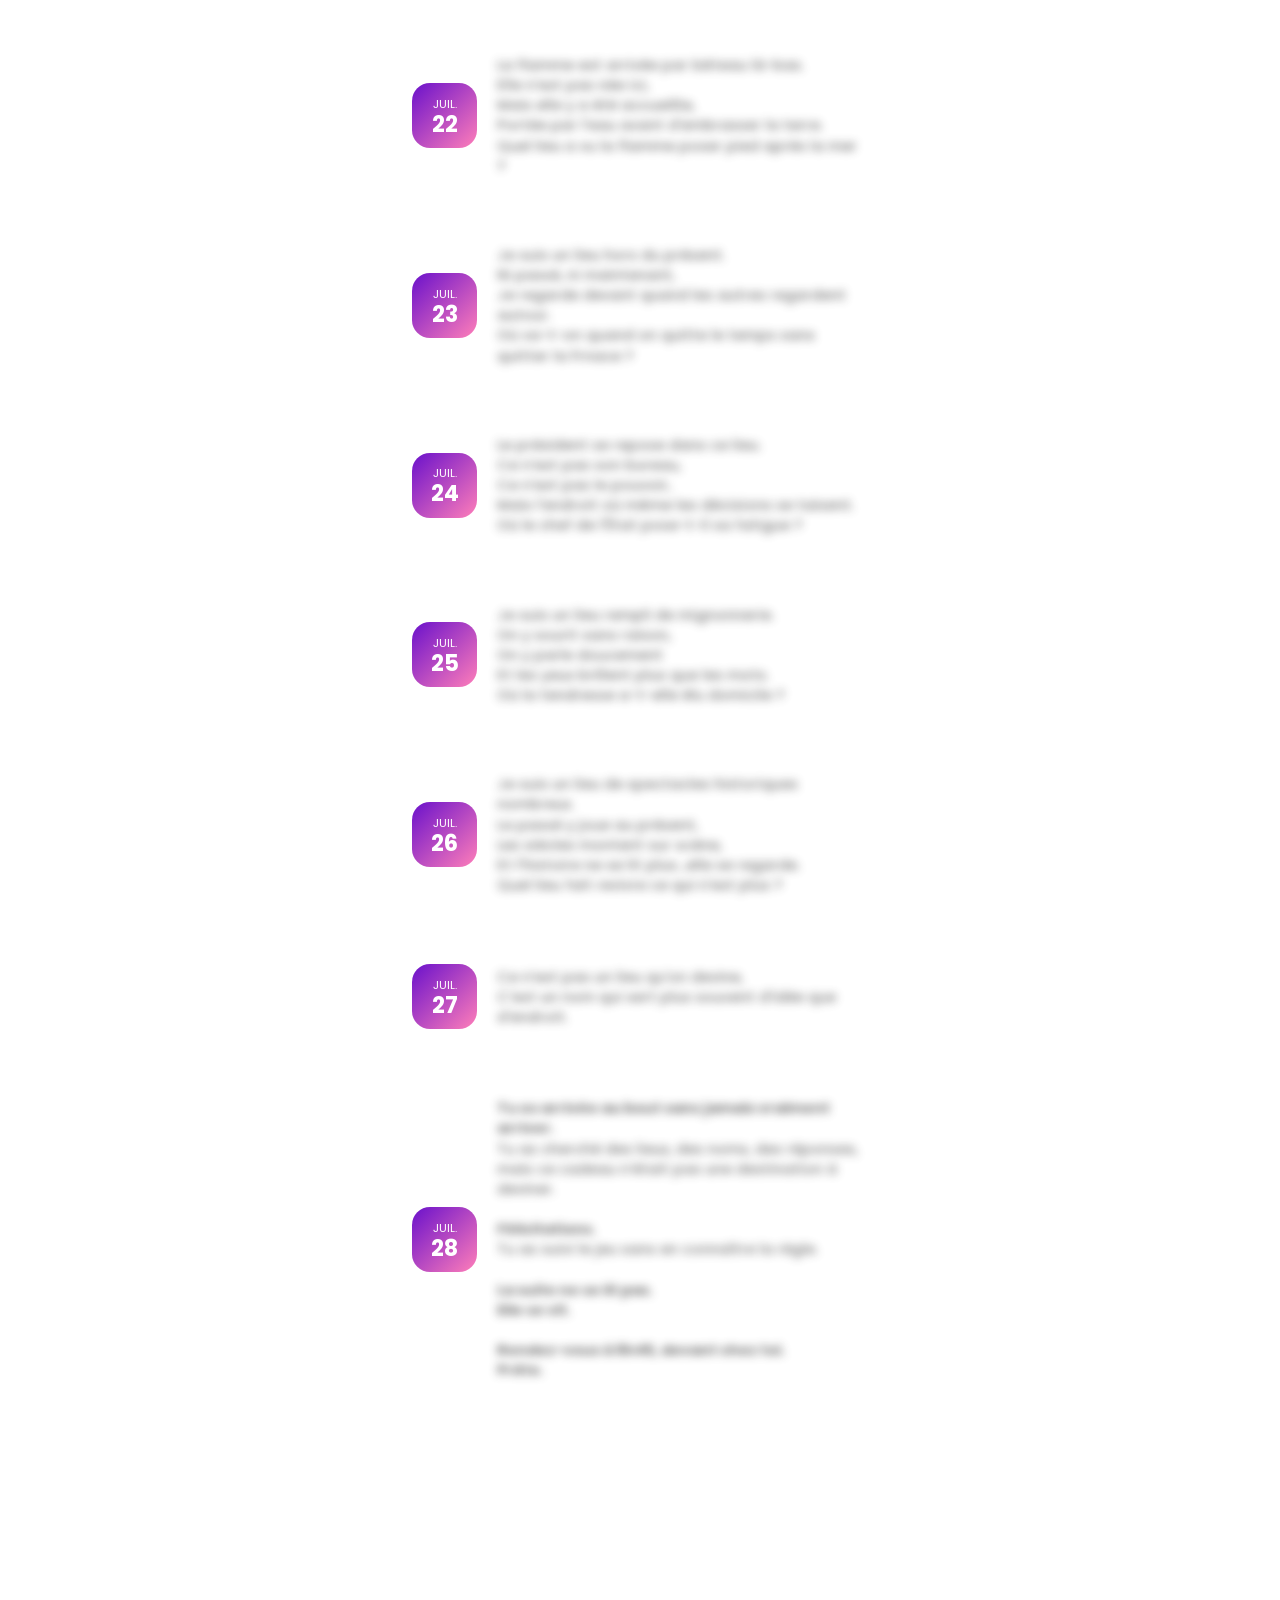
<file: copiemission.html>
<!DOCTYPE html>
<html lang="fr">
<head>
    <meta charset="UTF-8">
    <meta name="viewport" content="width=device-width, initial-scale=1.0, user-scalable=no">
    <title>PROJET X.28</title>

<link rel="apple-touch-icon" href="iconeenigmes.png?v=4">
<link rel="icon" type="image/jpeg" href="iconeenigmes.png?v=4">

<meta name="apple-mobile-web-app-capable" content="yes">
<meta name="apple-mobile-web-app-status-bar-style" content="black-translucent">
<meta name="apple-mobile-web-app-title" content="Projet X.28">

    <meta name="apple-mobile-web-app-capable" content="yes">
    <meta name="apple-mobile-web-app-status-bar-style" content="black-translucent">
    <link href="https://fonts.googleapis.com/css2?family=Poppins:wght@300;400;600;700&family=Fira+Code:wght@400;700&display=swap" rel="stylesheet">
    <meta name="apple-mobile-web-app-status-bar-style" content="black-translucent">
    <link href="https://fonts.googleapis.com/css2?family=Poppins:wght@300;400;600;700&family=Fira+Code:wght@400;700&display=swap" rel="stylesheet">
    
    <style>
        :root { 
            --accent: #6a11cb; 
            --pink: #ff7eb9; 
            --bg: #0f0c29;
            --glass: rgba(255, 255, 255, 0.07);
        }

        body { 
            font-family: 'Poppins', sans-serif; 
            background: linear-gradient(135deg, #0f0c29, #302b63, #24243e);
            background-attachment: fixed;
            margin: 0; color: white; min-height: 100vh; padding-bottom: 80px;
        }

        /* --- HEADER --- */
        .mission-header {
            padding: 60px 20px 30px 20px;
            text-align: center;
            background: linear-gradient(to bottom, rgba(0,0,0,0.3), transparent);
            border-bottom: 1px solid rgba(255,255,255,0.05);
        }

        .mission-badge {
            display: inline-block; padding: 5px 15px; border: 1px solid var(--pink);
            border-radius: 5px; font-family: 'Fira Code', monospace; font-size: 0.7rem;
            color: var(--pink); text-transform: uppercase; margin-bottom: 15px; letter-spacing: 2px;
        }

        .mission-header h1 {
            font-size: 2.5rem; 
            font-weight: 700; 
            margin: 0; 
            letter-spacing: -1px;
            background: linear-gradient(to right, #fff, #ccc);
            -webkit-background-clip: text; /* Pour Chrome/Safari */
            background-clip: text;         /* La version standard que VS Code réclame */
            -webkit-text-fill-color: transparent;
        }

        .mission-sub {
            font-family: 'Fira Code', monospace; font-size: 0.8rem; color: #888;
            letter-spacing: 4px; margin-top: 5px; text-transform: uppercase;
        }

        /* --- BARRE DE PROGRESSION --- */
        .progress-wrapper { max-width: 280px; margin: 25px auto 0 auto; }
        .progress-info { display: flex; justify-content: space-between; font-family: 'Fira Code', monospace; font-size: 0.6rem; margin-bottom: 8px; color: var(--pink); }

        .status-container { background: rgba(255,255,255,0.1); height: 6px; border-radius: 10px; overflow: hidden; }
        .status-bar { width: 0%; height: 100%; background: linear-gradient(to right, var(--accent), var(--pink)); box-shadow: 0 0 15px var(--pink); transition: width 0.8s ease; }

        /* --- PROTOCOLE --- */
        .protocol-box {
            background: var(--glass); border: 1px solid rgba(255,255,255,0.1);
            border-radius: 24px; padding: 30px; margin: 30px auto; max-width: 480px;
            backdrop-filter: blur(10px); text-align: left;
        }
        .protocol-box h3 { color: white; margin: 0 0 20px 0; font-size: 1.1rem; font-weight: 700; display: flex; align-items: center; }
        .protocol-box h3::before { content: ''; width: 4px; height: 20px; background: var(--pink); margin-right: 12px; border-radius: 2px; }
        .protocol-list { padding: 0; list-style: none; font-size: 0.85rem; line-height: 1.8; color: #d1d1d1; }
        .protocol-list li { margin-bottom: 12px; }

        /* --- CARTES D'INDICES --- */
        .container { max-width: 500px; margin: 0 auto; padding: 0 20px; text-align: center;}
        
        .hint-card {
            background: rgba(255, 255, 255, 0.95); border-radius: 24px; padding: 22px; 
            margin-bottom: 25px; display: flex; align-items: center; color: #333;
            transition: 0.4s ease; opacity: 0; transform: translateY(20px); text-align: left;
        }
        .is-ready { opacity: 1; transform: translateY(0); }

        .date-badge {
            min-width: 65px; height: 65px; background: linear-gradient(135deg, var(--accent), var(--pink));
            color: white; border-radius: 18px; display: flex; flex-direction: column;
            align-items: center; justify-content: center; margin-right: 20px;
        }
        .date-badge strong { font-size: 1.4rem; line-height: 1; }
        .date-badge span { font-size: 0.7rem; text-transform: uppercase; }

        .is-blur { filter: blur(5px); cursor: pointer; user-select: none; transition: filter 1.2s ease; opacity: 0.7; }
        .hint-text { font-size: 0.9rem; line-height: 1.4; width: 100%; font-weight: 500; }

        .countdown-label { display: block; font-size: 0.6rem; text-transform: uppercase; letter-spacing: 1px; color: #888; margin-bottom: 2px; font-weight: bold;}
        .countdown-small { font-family: 'Fira Code', monospace; font-size: 0.75rem; color: var(--accent); font-weight: bold; }

        /* --- POP-UP --- */
        #mission-popup {
            position: fixed; top: 0; left: 0; width: 100%; height: 100%;
            background: rgba(10, 10, 20, 0.95); backdrop-filter: blur(15px);
            display: none; align-items: center; justify-content: center; z-index: 9999;
        }
        .popup-content {
            background: rgba(255, 255, 255, 0.05); border: 1px solid rgba(255, 255, 255, 0.1);
            padding: 40px; border-radius: 35px; width: 85%; max-width: 400px; text-align: center;
        }
        .popup-btn {
            background: white; color: black; border: none; padding: 18px 35px; border-radius: 50px;
            font-weight: 700; margin-top: 25px; cursor: pointer; width: 100%; text-transform: uppercase;
        }

        /* --- PANNEAU ADMIN --- */
        #admin-panel { 
            position: fixed; bottom: 20px; right: 20px; background: white; padding: 15px; 
            border-radius: 20px; display: none; z-index: 10000; color: #333; width: 220px;
            box-shadow: 0 10px 30px rgba(0,0,0,0.5);
        }
        .admin-btn { width: 100%; padding: 10px; margin-top: 8px; border: none; border-radius: 8px; cursor: pointer; font-size: 0.75rem; font-weight: bold; }
        
    </style>
    
</head>
<body>

<audio id="unlock-sound" src="https://assets.mixkit.co/active_storage/sfx/2358/2358-preview.mp3"></audio>

<div id="mission-popup">
    <div class="popup-content">
        <div style="font-size: 3rem; margin-bottom: 15px;">⏳</div>
        <div style="font-weight: 700; color: white; margin-bottom: 10px; text-transform: uppercase;">Alerte Mission</div>
        <p style="font-size: 0.9rem; color: #ccc;">Un nouveau fragment vient de se débloquer.</p>
        <button class="popup-btn" onclick="closePopup()">Découvrir</button>
    </div>
</div>

<header class="mission-header">
    <div class="mission-badge">Ton cadeau commence ici 🤫</div>
    <h1>IL N’Y A PAS DE RETOUR EN ARRIÈRE</h1>
    <div class="mission-sub">NALYA-2026</div>
    
    <div class="progress-wrapper">
        <div class="progress-info">
            <span id="departure-timer">Calcul...</span>
            <span id="status-percent">0%</span>
        </div>
        <div class="status-container">
            <div class="status-bar" id="status-bar"></div>
        </div>
    </div>
</header>

<div class="container">
    <div class="protocol-box">
        <h3>📋 NOTE DE MISSION À LIRE ATTENTIVEMENT :</h3>
        <ul class="protocol-list">
            <li><b>Nalya</b>, ce lien est ton seul guide. Voici les règles de l'opération :</li>
            <li>• <b>Bloque ta journée :</b> Le <b>28 JUILLET</b> t'appartient entièrement. Ne prévois rien d'autre, de l'aube jusqu'au crépuscule.</li>
            <li>• <b>Un jour, un fragment :</b> À minuit pile, une nouvelle case s'active. Clique sur le flou pour voir l'indice.</li>
            <li>• <b>Le Dress Code :</b> Prépare une tenue où tu te trouves <b>magnifique</b> (il y aura des photos !), mais attention : tes chaussures doivent être tes meilleures alliées. Le confort est l'unique clé de cette journée.</li>
            <li>• <b>Le Secret :</b> N'essaie pas de deviner. Même le matin du départ, le mystère restera entier. Laisse-toi simplement porter.</li>
            <li style="margin-top: 20px; color: var(--pink); font-size: 0.8rem; text-align: center;"><b>CONSEIL :</b> Ajoute cette page à tes raccourcis pour ne rien manquer.</li>
        </ul>
    </div>

    <div id="puzzles-list"></div>
</div>

<div id="secret-trigger" style="text-align:center; padding:40px; opacity:0.01; cursor: pointer; user-select: none;">
    Accès restreint
</div>

<div id="admin-panel">
    <div onclick="this.parentElement.style.display='none'" style="cursor:pointer; text-align:right; font-weight:bold;">✕</div>
    <p style="font-size: 0.7rem; margin-bottom: 5px;">Simulateur Temporel</p>
    <input type="date" id="test-date" style="width:100%; padding: 5px; box-sizing: border-box;">
    <button class="admin-btn" style="background:var(--accent); color:white;" onclick="setTestDate()">Voyager</button>
    <button class="admin-btn" onclick="localStorage.clear(); location.reload();">Reset Progression</button>
</div>

<script>
    const MES_ENIGMES = [
        { date: "2026-07-18", texte: "Je suis un endroit en France,<br>Entouré par la mer... mais seulement une partie du temps.<br>Tantôt prisonnier des flots, tantôt relié aux hommes,<br>Qui suis-je, quand la mer décide de jouer avec le sable ?" },
        { date: "2026-07-19", texte: "Je suis le lieu de création de la potion.<br>On ne me boit pas sans sagesse,<br> Je nais d'un mélange ancien,<br>Entre savoir, nature... et secret bien gardé.<br>Quel est ce lieu où l'on crée sans jamais révéler la recette ?" },
        { date: "2026-07-20", texte: "Je suis un lieu français,<br>Très important pendant la Seconde Guerre mondiale.<br>Mon sol a tremblé,<br>Mon histoire à changé le monde,<br>Et ma mémoire n'a jamais quitté les livres.<br>Qui suis-je ?" },
        { date: "2026-07-21", texte: "Toute ton enfance est réunie dans ce lieu. <br> Les rêves y marchent,<br>Les héros y parlent,<br>Et les souvenirs y rient encore.<br>Où ton regard d'enfant n'a-t-il jamais vraiment grandi ?" },
        { date: "2026-07-22", texte: "La flamme est arrivée par bêteau là-bas.<br>Elle n'est pas née ici,<br>Mais elle y a été accueillie,<br>Portée par l'eau avant d'embrasser la terre.<br>Quel lieu a vu la flamme poser pied après la mer ?" },
        { date: "2026-07-23", texte: "Je suis un lieu hors du présent.<br>Ni passé, ni maintenant,<br>Je regarde devant quand les autres regardent autour.<br> Où va-t-on quand on quitte le temps sans quitter la Frnace ?" },
        { date: "2026-07-24", texte: "Le président se repose dans ce lieu.<br>Ce n'est pas son bureau,<br>Ce n'est pas le pouvoir,<br>Mais l'endroit où même les décisions se taisent.<br>Où le chef de l'État pose-t-il sa fatigue ?" },
        { date: "2026-07-25", texte: "Je suis un lieu rempli de mignonnerie.<br>On y sourit sans raison,<br>On y parle doucement<br>Et les yeux brillent plus que les mots.<br>Où la tendresse a-t-elle élu domicile ?" },
        { date: "2026-07-26", texte: "Je suis un lieu de spectacles historiques nombreux.<br>La passé y joue au présent,<br>Les siècles montent sur scène,<br>Et l'histoire ne se lit plus...elle se regarde.<br>Quel lieu fait revivre ce qui n'est plus ?" },
        { date: "2026-07-27", texte: "Ce n'est pas un lieu qu'on devine,<br>C'est un nom qui sert plus souvent d'idée que d'endroit." },
        { date: "2026-07-28", texte: "<b>Tu es arrivée au bout sans jamais vraiment arriver.</b><br>Tu as cherché des lieux, des noms, des réponses, mais ce cadeau n’était pas une destination à deviner.<br><br><b>Félicitations.</b><br>Tu as suivi le jeu sans en connaître la règle.<br><br><b>La suite ne se lit pas.</b><br><b>Elle se vit.</b><br><br><b>Rendez-vous à 6h45, devant chez toi.</b><br><b>Prête.</b>" }
    ];

    const DATE_DEPART_FINALE = "2026-02-08T06:45:00"; 

    let simDate = null;
    let hasNotified = false;
    let adminClicks = 0;
    let clickTimer;

    // Clic secret
    document.getElementById('secret-trigger').addEventListener('click', function() {
        adminClicks++;
        clearTimeout(clickTimer);
        clickTimer = setTimeout(() => { adminClicks = 0; }, 2000);
        if (adminClicks >= 5) {
            document.getElementById('admin-panel').style.display = 'block';
            adminClicks = 0;
        }
    });

    function init() {
        const list = document.getElementById('puzzles-list');
        if(!list) return;
        list.innerHTML = "";
        MES_ENIGMES.forEach((e, i) => {
            const d = new Date(e.date + "T00:00:00");
            list.innerHTML += `
                <div class="hint-card" id="card-${i}">
                    <div class="date-badge">
                        <span>${d.toLocaleString('fr-FR',{month:'short'})}</span>
                        <strong>${d.getDate()}</strong>
                    </div>
                    <div class="hint-content" id="content-${i}"></div>
                </div>`;
        });
        setTimeout(() => {
            document.querySelectorAll('.hint-card').forEach(c => c.classList.add('is-ready'));
        }, 100);
        updateUI();
    }

    function updateUI() {
        const now = simDate || new Date();
        const targetDeparture = new Date(DATE_DEPART_FINALE);
        let unlockedCount = 0;

        MES_ENIGMES.forEach((e, i) => {
            const dateCible = new Date(e.date + "T00:00:00");
            const cont = document.getElementById(`content-${i}`);
            if(!cont) return;

            if (now >= dateCible) {
                const isRevealed = localStorage.getItem('enigme_'+e.date) === 'true';
                if (isRevealed) unlockedCount++;

                if (!cont.querySelector('.hint-text')) {
                    cont.innerHTML = `<div class="hint-text ${isRevealed ? '' : 'is-blur'}" onclick="reveal('${e.date}', this)">${e.texte}</div>`;
                }
                
                if (!isRevealed && !hasNotified && (simDate || now.toDateString() === dateCible.toDateString())) {
                    forcePopup();
                }
            } else {
                const diff = dateCible - now;
                const d = Math.floor(diff / 86400000);
                const h = Math.floor((diff % 86400000) / 3600000);
                const m = Math.floor((diff % 3600000) / 60000);
                const s = Math.floor((diff % 60000) / 1000);
                cont.innerHTML = `
                    <span class="countdown-label">Se déverrouille dans :</span>
                    <div class="countdown-small">${d}j ${h}h ${m}m ${s}s</div>
                `;
            }
        });

        const diffDep = targetDeparture - now;
        const timerEl = document.getElementById('departure-timer');
        if (timerEl) {
            if (diffDep > 0) {
                const dJ = Math.floor(diffDep / 86400000);
                const dH = Math.floor((diffDep % 86400000) / 3600000);
                const dM = Math.floor((diffDep % 3600000) / 60000);
                const dS = Math.floor((diffDep % 60000) / 1000);
                timerEl.innerText = `Départ dans ${dJ}j ${dH}h ${dM}m ${dS}s`;
            } else {
                timerEl.innerText = "L'aventure commence.";
            }
        }

        const progress = Math.round((unlockedCount / MES_ENIGMES.length) * 100);
        const bar = document.getElementById('status-bar');
        const per = document.getElementById('status-percent');
        if(bar) bar.style.width = progress + "%";
        if(per) per.innerText = progress + "%";
    }

    function reveal(id, el) {
        if (el.classList.contains('is-blur')) {
            el.classList.remove('is-blur');
            localStorage.setItem('enigme_'+id, 'true');
            document.getElementById('unlock-sound').play().catch(()=>{});
            setTimeout(updateUI, 500);
        }
    }

    function closePopup() { document.getElementById('mission-popup').style.display = 'none'; }
    function forcePopup() { document.getElementById('mission-popup').style.display = 'flex'; hasNotified = true; }
    
    function setTestDate() { 
        const v = document.getElementById('test-date').value;
        if(v) { 
            simDate = new Date(v + "T00:00:01"); 
            hasNotified = false;
            updateUI(); 
        }
    }

    init();
    setInterval(updateUI, 1000);
</script>
</body>
</html>
</file>
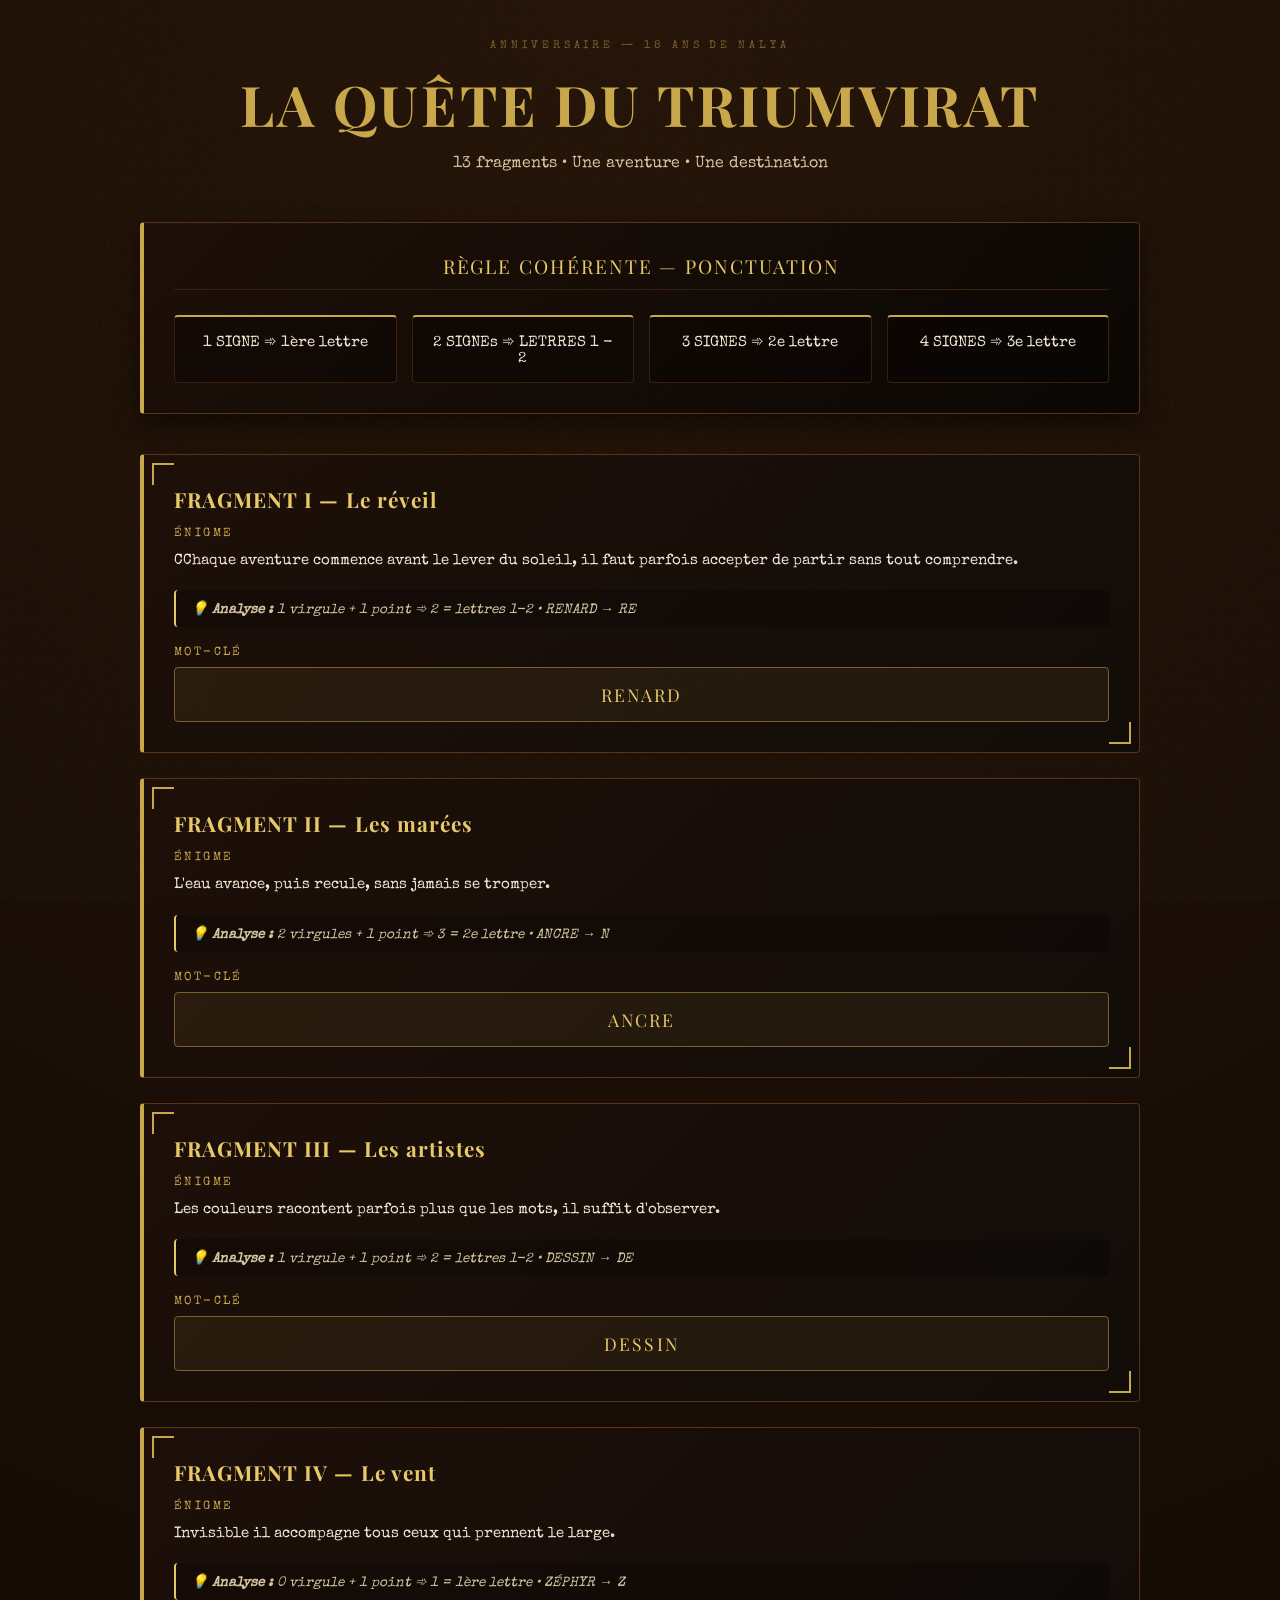
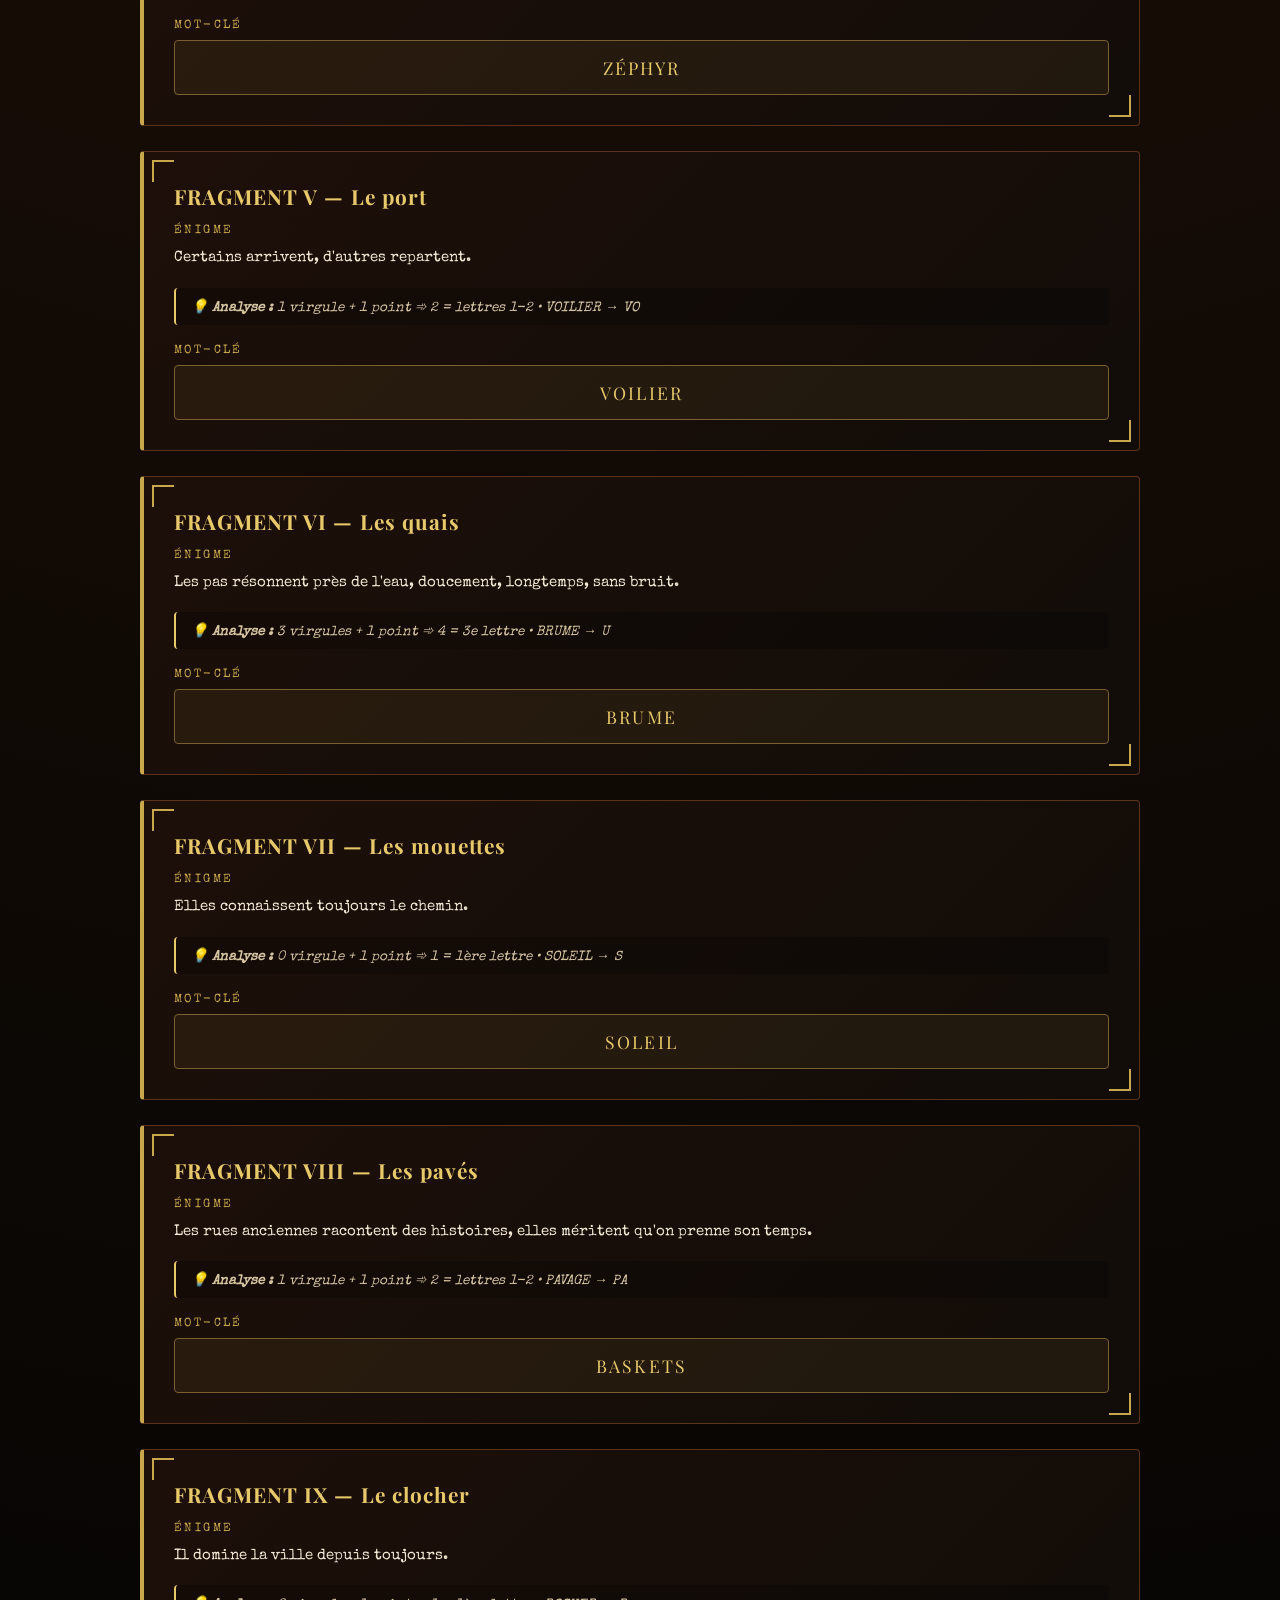
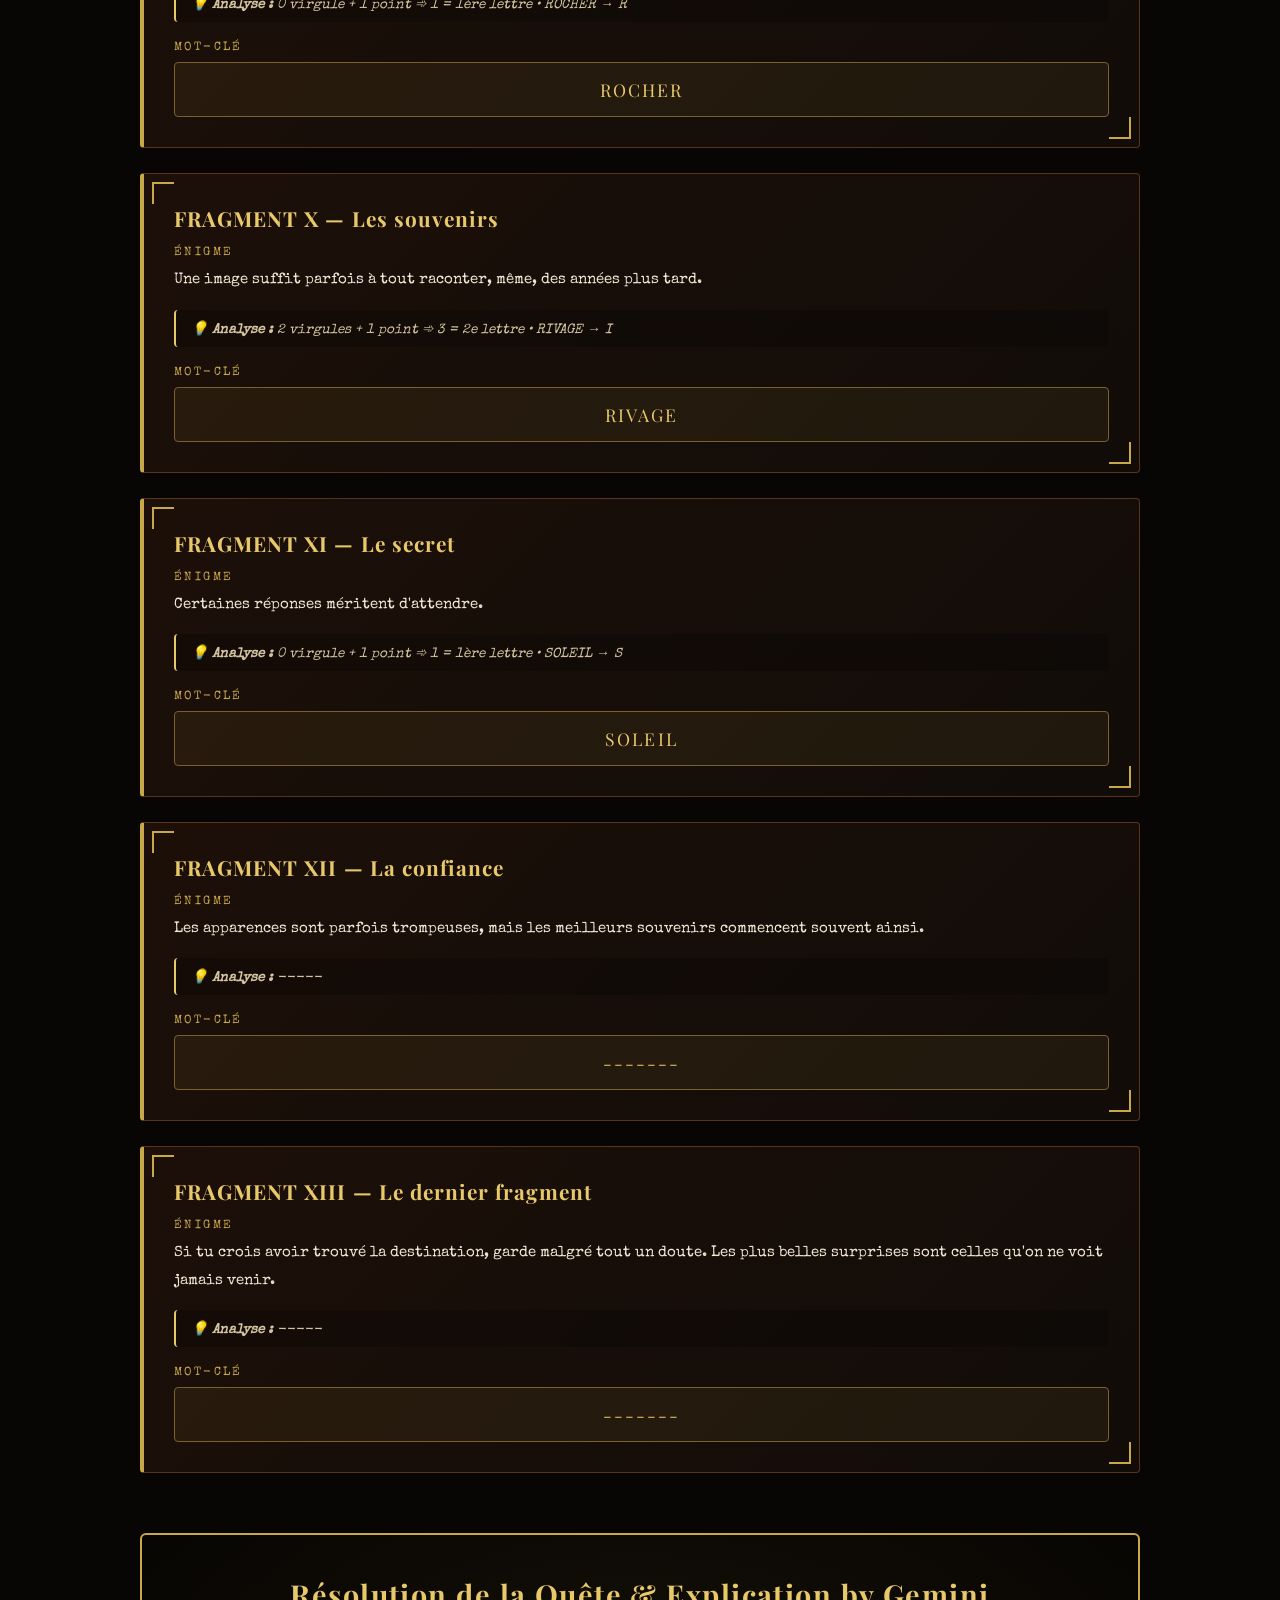
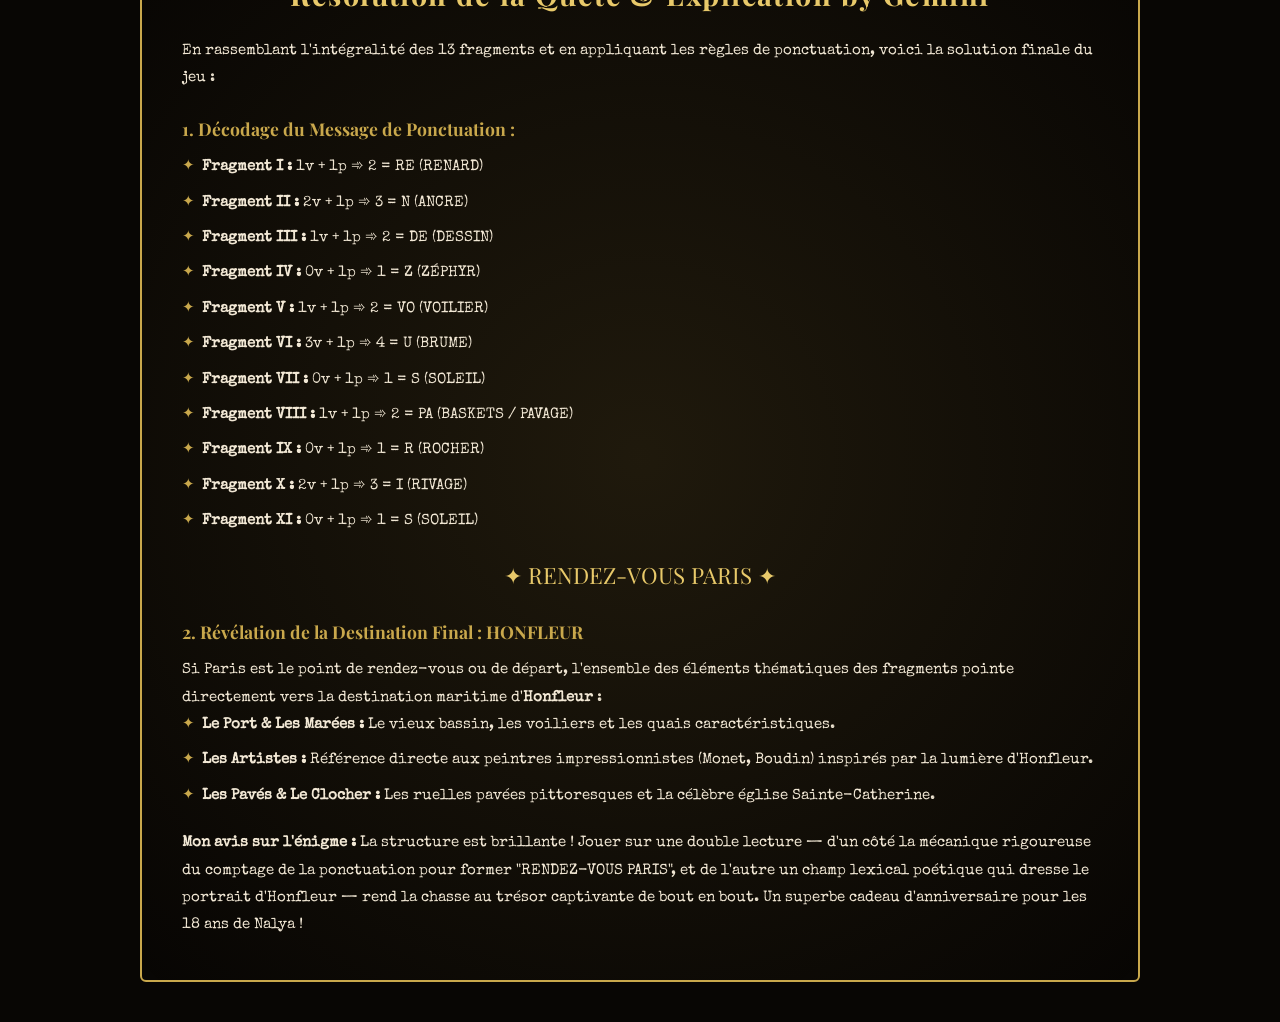
<file: enigmes.html>
<!DOCTYPE html>
<html lang="fr">
<head>
<meta charset="UTF-8">
<meta name="viewport" content="width=device-width, initial-scale=1.0">

<title>La Quête du Triumvirat</title>

<link rel="apple-touch-icon" href="iconeenigmes.png?v=12">
<link rel="icon" type="image/png" href="iconeenigmes.png?v=12">

<link href="https://fonts.googleapis.com/css2?family=Playfair+Display:wght@700;900&family=Special+Elite&display=swap" rel="stylesheet">

<style>

:root {
    --noir:#080604;
    --noir-soft:#120d09;
    --brun:#1e1009;
    --brun-mid:#3a1f0d;
    --brun-light:#5c3318;
    --or:#c9a84c;
    --or-light:#e8c96a;
    --creme:#f2e8d5;
    --creme-dark:#d4c4a0;
    --rouge:#8b0000;
}

*{
    box-sizing:border-box;
    margin:0;
    padding:0;
}

body{
    background:
    radial-gradient(circle at top, #241307 0%, var(--noir) 55%);
    color:var(--creme);
    font-family:'Special Elite', serif;
    min-height:100vh;
    padding:40px 15px;
}

body::before{
    content:"";
    position:fixed;
    inset:0;
    background-image:
    url("data:image/svg+xml,%3Csvg xmlns='http://www.w3.org/2000/svg' width='300' height='300'%3E%3Cfilter id='n'%3E%3CfeTurbulence baseFrequency='.8' numOctaves='4'/%3E%3C/filter%3E%3Crect width='300' height='300' filter='url(%23n)' opacity='.05'/%3E%3C/svg%3E");
    pointer-events:none;
}

.container{
    max-width:1000px;
    margin:auto;
    position:relative;
}

header{
    text-align:center;
    margin-bottom:50px;
}

.eyebrow{
    color:#7a6030;
    letter-spacing:.35em;
    font-size:.7rem;
    text-transform:uppercase;
}

h1{
    font-family:'Playfair Display',serif;
    color:var(--or);
    font-size:clamp(2rem,5vw,3.5rem);
    letter-spacing:.05em;
    margin:15px 0;
    text-transform:uppercase;
}

.subtitle{
    color:var(--creme-dark);
    font-size:1rem;
}

/* --- Section Règles améliorée --- */
.intro{
    background: linear-gradient(135deg, rgba(30,16,9,.95), rgba(10,7,4,.95));
    border: 1px solid var(--brun-light);
    border-left: 4px solid var(--or);
    padding: 30px;
    margin-bottom: 40px;
    border-radius: 4px;
    box-shadow: 0 10px 25px rgba(0,0,0,0.5);
}

.intro-title {
    font-family: 'Playfair Display', serif;
    color: var(--or-light);
    font-size: 1.2rem;
    letter-spacing: 0.1em;
    text-align: center;
    margin-bottom: 25px;
    border-bottom: 1px solid var(--brun-mid);
    padding-bottom: 10px;
}

.rules-grid {
    display: grid;
    grid-template-columns: repeat(auto-fit, minmax(200px, 1fr));
    gap: 15px;
}

.rule-card {
    background: rgba(0, 0, 0, 0.3);
    border: 1px solid var(--brun-mid);
    border-top: 2px solid var(--or);
    padding: 15px;
    text-align: center;
    border-radius: 4px;
    transition: transform 0.2s ease, border-color 0.2s ease;
}

.rule-card:hover {
    transform: translateY(-3px);
    border-color: var(--or-light);
}

.rule-card p {
    font-size: 0.95rem;
    margin: 0;
    color: var(--creme);
}

/* --- Fragments --- */
.fragment{
    background:
    linear-gradient(135deg,
    rgba(30,16,9,.95),
    rgba(18,13,9,.95));

    border:1px solid var(--brun-light);
    border-left:4px solid var(--or);

    padding:30px;
    margin-bottom:25px;

    position:relative;
    border-radius: 4px;

    animation:appear .6s ease;
}

.fragment::before,
.fragment::after{
    content:"";
    position:absolute;
    width:20px;
    height:20px;
}

.fragment::before{
    top:8px;
    left:8px;
    border-top:2px solid var(--or);
    border-left:2px solid var(--or);
}

.fragment::after{
    bottom:8px;
    right:8px;
    border-bottom:2px solid var(--or);
    border-right:2px solid var(--or);
}

@keyframes appear{
    from{
        opacity:0;
        transform:translateY(20px);
    }

    to{
        opacity:1;
        transform:none;
    }
}

h2{
    font-family:'Playfair Display',serif;
    color:var(--or-light);
    font-size:1.3rem;
    margin-bottom:15px;
    letter-spacing:.05em;
}

.date{
    color:#a0906c;
    font-size:.8rem;
    margin-bottom:20px;
    letter-spacing:.1em;
    text-transform:uppercase;
}

.label{
    color:var(--or);
    font-size:.75rem;
    letter-spacing:.2em;
    text-transform:uppercase;
    margin-bottom:8px;
}

.text{
    line-height:1.8;
    font-size:.95rem;
    margin-bottom:15px;
    white-space: pre-line;
}

.explanation{
    font-size: .85rem;
    color: var(--creme-dark);
    font-style: italic;
    background: rgba(0, 0, 0, 0.25);
    padding: 10px 15px;
    border-radius: 4px;
    margin-bottom: 20px;
    border-left: 2px solid var(--or-light);
}

.keyword{
    background:rgba(201,168,76,.08);
    border:1px solid #7a6030;
    padding:15px;
    text-align:center;
    font-family:'Playfair Display',serif;
    color:var(--or-light);
    font-size:1.1rem;
    letter-spacing:.12em;
    border-radius: 4px;
}

/* --- Section Finale Modifiée --- */
.final{
    margin-top:60px;
    padding:40px;
    border:2px solid var(--or);
    background:
    radial-gradient(circle,
    rgba(201,168,76,.12),
    transparent);
    border-radius: 6px;
}

.final h2{
    font-size:1.8rem;
    text-align: center;
    color: var(--or-light);
    margin-bottom: 25px;
}

.feedback-box {
    line-height: 1.8;
    font-size: 0.95rem;
    color: var(--creme);
}

.feedback-box h3 {
    font-family: 'Playfair Display', serif;
    color: var(--or);
    margin: 20px 0 10px 0;
    font-size: 1.1rem;
}

.feedback-box ul {
    list-style: none;
    padding-left: 0;
}

.feedback-box li {
    margin-bottom: 8px;
    padding-left: 20px;
    position: relative;
}

.feedback-box li::before {
    content: "✦";
    color: var(--or);
    position: absolute;
    left: 0;
}

@media(max-width:600px){
    body{
        padding:20px 10px;
    }

    .fragment,
    .intro{
        padding:20px;
    }

    .rules-grid {
        grid-template-columns: 1fr;
    }
}

</style>

</head>

<body>

    <div class="container">
    
    <header>
    
    <div class="eyebrow">
    Anniversaire — 18 ans de Nalya
    </div>
    
    <h1>
    La Quête du Triumvirat
    </h1>
    
    <div class="subtitle">
    13 fragments • Une aventure • Une destination
    </div>
    
    </header>
    
    <div class="intro">
    
        <div class="intro-title">RÈGLE COHÉRENTE — PONCTUATION</div>
    
        <div class="rules-grid">
            <div class="rule-card">
                <p>1 SIGNE ➾ 1ère lettre</p>
            </div>
            <div class="rule-card">
                <p>2 SIGNEs ➾ LETRRES 1 - 2</p>
            </div>
            <div class="rule-card">
                <p>3 SIGNES ➾ 2e lettre</p>
            </div>
            <div class="rule-card">
                <p>4 SIGNES ➾ 3e lettre</p>
            </div>
        </div>
    
    </div>
    
    <div id="fragments"></div>
    
    <div class="final">
    
        <h2>Résolution de la Quête & Explication by Gemini</h2>
        
        <div class="feedback-box">
            <p>En rassemblant l'intégralité des 13 fragments et en appliquant les règles de ponctuation, voici la solution finale du jeu :</p>
            
            <h3>1. Décodage du Message de Ponctuation :</h3>
            <ul>
                <li><strong>Fragment I :</strong> 1v + 1p ➾ 2 = RE (RENARD)</li>
                <li><strong>Fragment II :</strong> 2v + 1p ➾ 3 = N (ANCRE)</li>
                <li><strong>Fragment III :</strong> 1v + 1p ➾ 2 = DE (DESSIN)</li>
                <li><strong>Fragment IV :</strong> 0v + 1p ➾ 1 = Z (ZÉPHYR)</li>
                <li><strong>Fragment V :</strong> 1v + 1p ➾ 2 = VO (VOILIER)</li>
                <li><strong>Fragment VI :</strong> 3v + 1p ➾ 4 = U (BRUME)</li>
                <li><strong>Fragment VII :</strong> 0v + 1p ➾ 1 = S (SOLEIL)</li>
                <li><strong>Fragment VIII :</strong> 1v + 1p ➾ 2 = PA (BASKETS / PAVAGE)</li>
                <li><strong>Fragment IX :</strong> 0v + 1p ➾ 1 = R (ROCHER)</li>
                <li><strong>Fragment X :</strong> 2v + 1p ➾ 3 = I (RIVAGE)</li>
                <li><strong>Fragment XI :</strong> 0v + 1p ➾ 1 = S (SOLEIL)</li>
            </ul>

            <div style="text-align:center; font-size:1.4rem; color:var(--or-light); margin:20px 0; font-family:'Playfair Display', serif;">
                ✦ RENDEZ-VOUS PARIS ✦
            </div>

            <h3>2. Révélation de la Destination Final : HONFLEUR</h3>
            <p>
                Si Paris est le point de rendez-vous ou de départ, l'ensemble des éléments thématiques des fragments pointe directement vers la destination maritime d'<strong>Honfleur</strong> :
            </p>
            <ul>
                <li><strong>Le Port & Les Marées :</strong> Le vieux bassin, les voiliers et les quais caractéristiques.</li>
                <li><strong>Les Artistes :</strong> Référence directe aux peintres impressionnistes (Monet, Boudin) inspirés par la lumière d'Honfleur.</li>
                <li><strong>Les Pavés & Le Clocher :</strong> Les ruelles pavées pittoresques et la célèbre église Sainte-Catherine.</li>
            </ul>

            <p style="margin-top: 20px;">
                <strong>Mon avis sur l'énigme :</strong> La structure est brillante ! Jouer sur une double lecture — d'un côté la mécanique rigoureuse du comptage de la ponctuation pour former "RENDEZ-VOUS PARIS", et de l'autre un champ lexical poétique qui dresse le portrait d'Honfleur — rend la chasse au trésor captivante de bout en bout. Un superbe cadeau d'anniversaire pour les 18 ans de Nalya !
            </p>
        </div>
    
    </div>
    
    </div>
    
    <script>
    
    const fragments = [
    
    [
    "FRAGMENT I — Le réveil",
    `CChaque aventure commence avant le lever du soleil, il faut parfois accepter de partir sans tout comprendre.`,
    "RENARD",
    "1 virgule + 1 point ➾ 2 = lettres 1-2 • RENARD → RE"
    ],
    
    [
    "FRAGMENT II — Les marées",
    `L'eau avance, puis recule, sans jamais se tromper.`,
    "ANCRE",
    "2 virgules + 1 point ➾ 3 = 2e lettre • ANCRE → N"
    ],
    
    [
    "FRAGMENT III — Les artistes",
    `Les couleurs racontent parfois plus que les mots, il suffit d'observer.`,
    "DESSIN",
    "1 virgule + 1 point ➾ 2 = lettres 1-2 • DESSIN → DE"
    ],
    
    [
    "FRAGMENT IV — Le vent",
    `Invisible il accompagne tous ceux qui prennent le large.`,
    "ZÉPHYR",
    "0 virgule + 1 point ➾ 1 = 1ère lettre • ZÉPHYR → Z"
    ],
    
    [
    "FRAGMENT V — Le port",
    `Certains arrivent, d'autres repartent.`,
    "VOILIER",
    "1 virgule + 1 point ➾ 2 = lettres 1-2 • VOILIER → VO"
    ],
    
    [
    "FRAGMENT VI — Les quais",
    `Les pas résonnent près de l'eau, doucement, longtemps, sans bruit.`,
    "BRUME",
    "3 virgules + 1 point ➾ 4 = 3e lettre • BRUME → U"
    ],
    
    [
    "FRAGMENT VII — Les mouettes",
    `Elles connaissent toujours le chemin.`,
    "SOLEIL",
    "0 virgule + 1 point ➾ 1 = 1ère lettre • SOLEIL → S"
    ],
    
    [
    "FRAGMENT VIII — Les pavés",
    `Les rues anciennes racontent des histoires, elles méritent qu'on prenne son temps.`,
    "BASKETS",
    "1 virgule + 1 point ➾ 2 = lettres 1-2 • PAVAGE → PA"
    ],
    
    [
    "FRAGMENT IX — Le clocher",
    `Il domine la ville depuis toujours.`,
    "ROCHER",
    "0 virgule + 1 point ➾ 1 = 1ère lettre • ROCHER → R"
    ],
    
    [
    "FRAGMENT X — Les souvenirs",
    `Une image suffit parfois à tout raconter, même, des années plus tard.`,
    "RIVAGE",
    "2 virgules + 1 point ➾ 3 = 2e lettre • RIVAGE → I"
    ],
    
    [
    "FRAGMENT XI — Le secret",
    `Certaines réponses méritent d'attendre.`,
    "SOLEIL",
    "0 virgule + 1 point ➾ 1 = 1ère lettre • SOLEIL → S"
    ],
    
    [
    "FRAGMENT XII — La confiance",
    `Les apparences sont parfois trompeuses, mais les meilleurs souvenirs commencent souvent ainsi.`,
    "-------",
    "-----"
    ],
    
    [
    "FRAGMENT XIII — Le dernier fragment",
    `Si tu crois avoir trouvé la destination, garde malgré tout un doute. Les plus belles surprises sont celles qu'on ne voit jamais venir.`,
    "-------",
    "-----"
    ]
    
    ];
    
    const zone=document.getElementById("fragments");
    
    fragments.forEach(f=>{
    
    zone.innerHTML += `
    <section class="fragment">
    
    <h2>${f[0]}</h2>
    
    <div class="label">Énigme</div>
    
    <div class="text">${f[1]}</div>
    
    <div class="explanation">
    💡 <strong>Analyse :</strong> ${f[3]}
    </div>
    
    <div class="label">Mot-clé</div>
    
    <div class="keyword">${f[2]}</div>
    
    </section>
    `;
    
    });
    
    </script>
    
    </body>
</html>
</file>
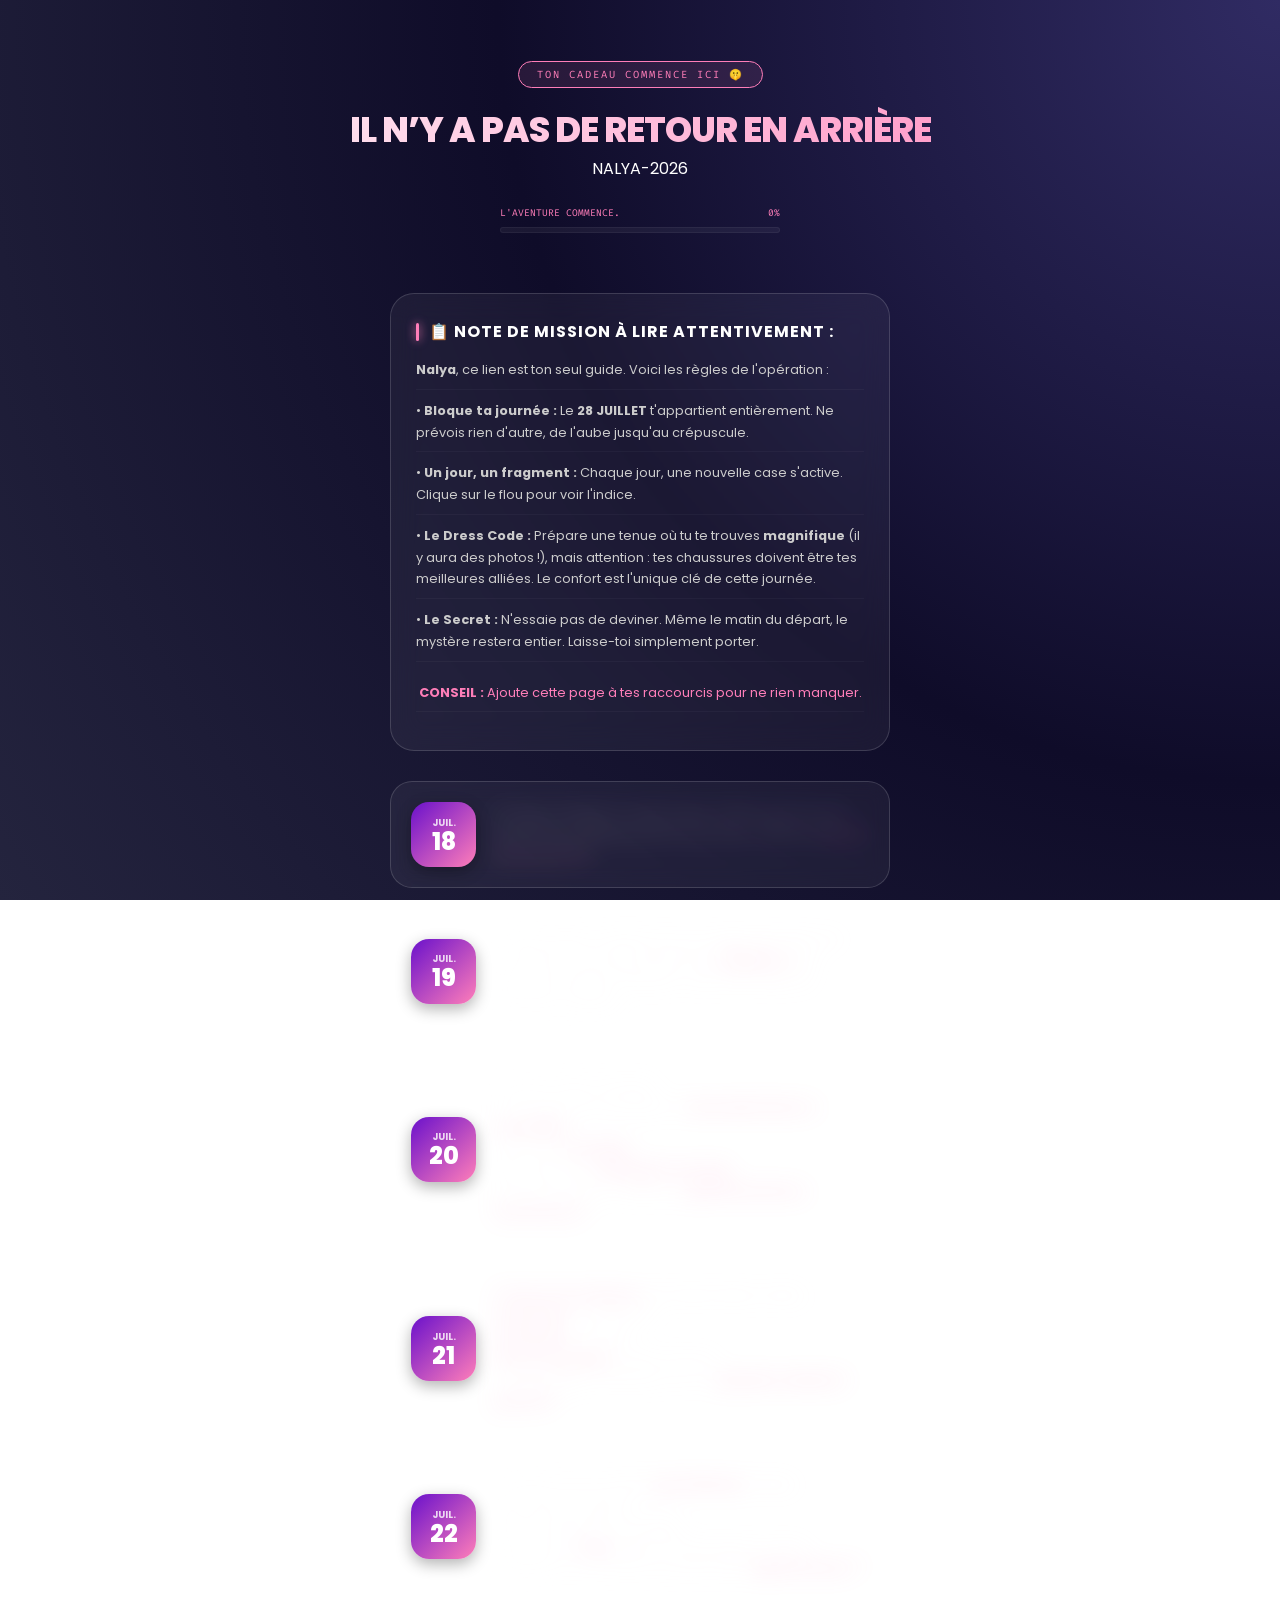
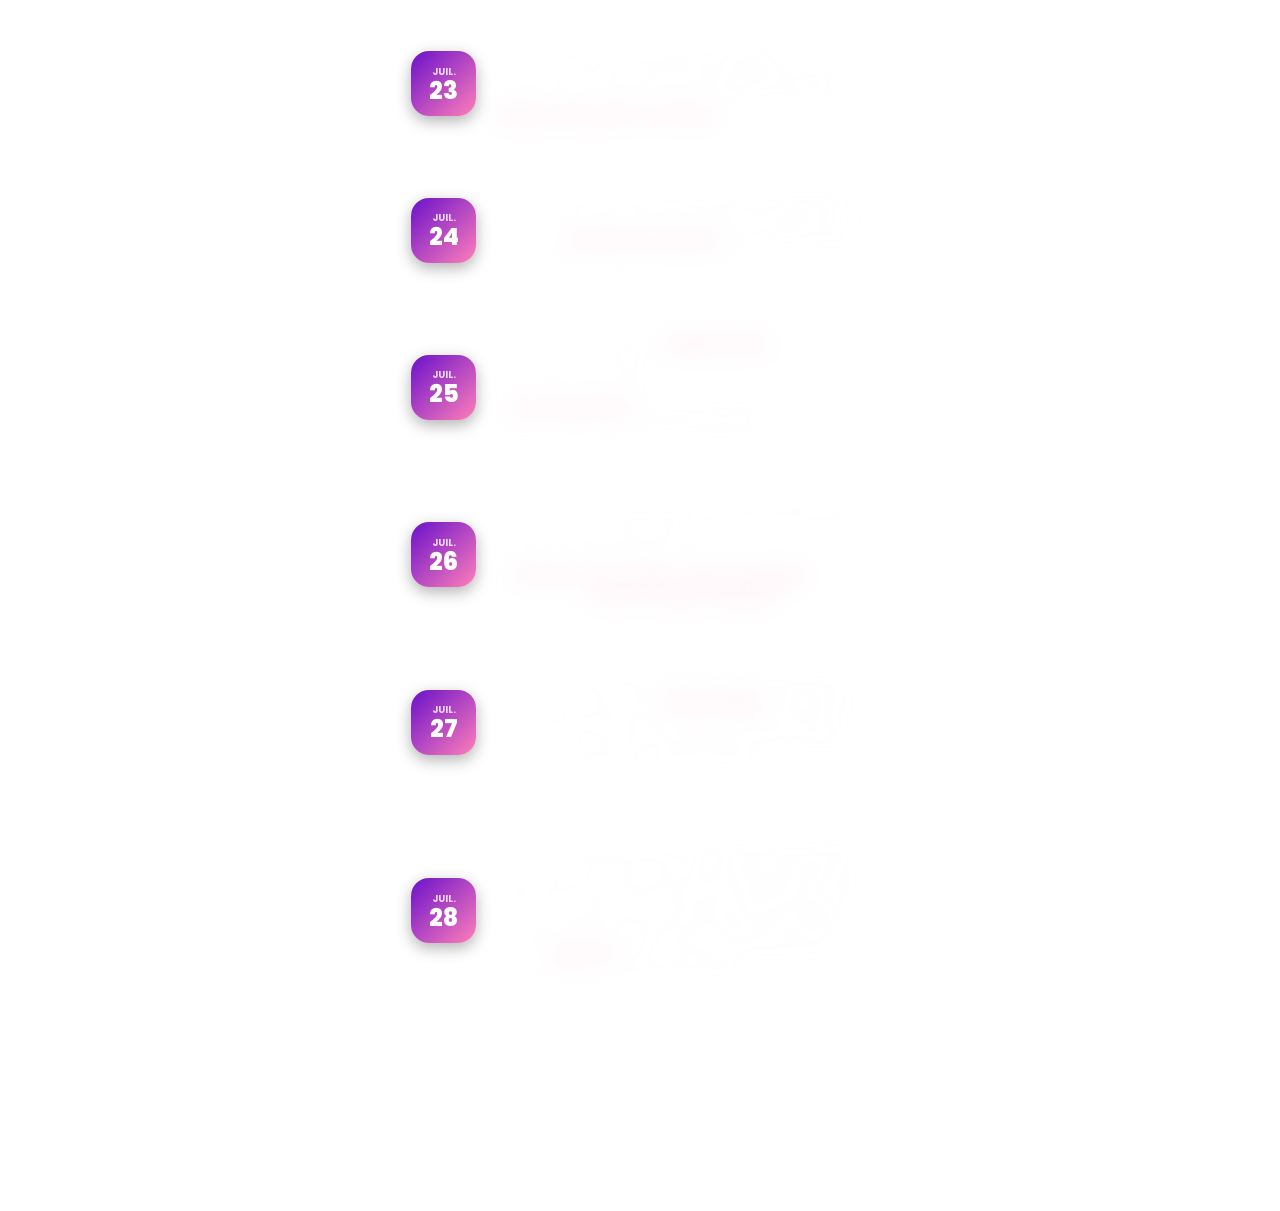
<file: mission.html>
<!DOCTYPE html>
<html lang="fr">
<head>
    <meta charset="UTF-8">
    <meta name="viewport" content="width=device-width, initial-scale=1.0, user-scalable=no">
    <title>PROJET X.28</title>

<link rel="apple-touch-icon" href="iconeenigmes.png?v=4">
<link rel="icon" type="image/jpeg" href="iconeenigmes.png?v=4">

<meta name="apple-mobile-web-app-capable" content="yes">
<meta name="apple-mobile-web-app-status-bar-style" content="black-translucent">
<meta name="apple-mobile-web-app-title" content="Projet X.28">

    <meta name="apple-mobile-web-app-capable" content="yes">
    <meta name="apple-mobile-web-app-status-bar-style" content="black-translucent">
    <link href="https://fonts.googleapis.com/css2?family=Poppins:wght@300;400;600;700&family=Fira+Code:wght@400;700&display=swap" rel="stylesheet">
    <meta name="apple-mobile-web-app-status-bar-style" content="black-translucent">
    <link href="https://fonts.googleapis.com/css2?family=Poppins:wght@300;400;600;700&family=Fira+Code:wght@400;700&display=swap" rel="stylesheet">
    
    <style>
        /* 1. VARIABLES & FOND : Définit l'identité visuelle globale */
        :root { 
            --accent: #6a11cb; 
            --pink: #ff7eb9; 
            --bg: #0f0c29;
            --glass: rgba(255, 255, 255, 0.05);
            --glass-border: rgba(255, 255, 255, 0.15);
        }
    
        body { 
            font-family: 'Poppins', sans-serif; 
            background: radial-gradient(circle at top right, #302b63, #0f0c29, #24243e);
            background-attachment: fixed;
            margin: 0; color: white; min-height: 100vh; padding-bottom: 80px;
            overflow-x: hidden;
        }
    
        /* 2. HEADER : Le titre principal avec effet dégradé brillant */
        .mission-header {
            padding: 60px 20px 30px 20px;
            text-align: center;
        }
    
        .mission-badge {
            display: inline-block; padding: 6px 18px; border: 1px solid var(--pink);
            border-radius: 50px; font-family: 'Fira Code', monospace; font-size: 0.65rem;
            color: var(--pink); text-transform: uppercase; margin-bottom: 15px; 
            letter-spacing: 2px; background: rgba(255, 126, 185, 0.1);
        }
    
        .mission-header h1 {
            font-size: 2.2rem; font-weight: 800; margin: 0; letter-spacing: -1px;
            background: linear-gradient(to right, #ffffff, var(--pink));
            -webkit-background-clip: text; background-clip: text; -webkit-text-fill-color: transparent;
            text-transform: uppercase;
        }
    
        /* 3. PROGRESSION : Barre de chargement style futuriste */
        .progress-wrapper { max-width: 280px; margin: 25px auto 0 auto; }
        .progress-info { display: flex; justify-content: space-between; font-family: 'Fira Code', monospace; font-size: 0.6rem; margin-bottom: 8px; color: var(--pink); text-transform: uppercase; }
    
        .status-container { background: rgba(255,255,255,0.05); height: 4px; border-radius: 10px; overflow: hidden; border: 1px solid rgba(255,255,255,0.05); }
        .status-bar { width: 0%; height: 100%; background: linear-gradient(to right, var(--accent), var(--pink)); box-shadow: 0 0 20px var(--pink); transition: width 1.2s cubic-bezier(0.4, 0, 0.2, 1); }
    
        /* 4. PROTOCOLE : La boîte de texte d'introduction */
        .protocol-box {
            background: var(--glass); border: 1px solid var(--glass-border);
            border-radius: 24px; padding: 25px; margin: 30px auto; max-width: 450px;
            backdrop-filter: blur(15px); text-align: left;
        }
        .protocol-box h3 { color: white; margin: 0 0 15px 0; font-size: 1rem; font-weight: 700; display: flex; align-items: center; letter-spacing: 1px; }
        .protocol-box h3::before { content: ''; width: 3px; height: 18px; background: var(--pink); margin-right: 10px; border-radius: 5px; box-shadow: 0 0 10px var(--pink); }
        .protocol-list { padding: 0; list-style: none; font-size: 0.8rem; line-height: 1.7; color: #ccc; }
        .protocol-list li { margin-bottom: 10px; border-bottom: 1px solid rgba(255,255,255,0.03); padding-bottom: 8px; }
    
        /* 5. CARTES D'ÉNIGMES : Le coeur du design (Moderne & Coloré) */
        .container { max-width: 500px; margin: 0 auto; padding: 0 20px; }
        
        .hint-card {
            background: var(--glass) !important; 
            border: 1px solid var(--glass-border);
            border-radius: 22px; padding: 20px; margin-bottom: 20px;
            display: flex; align-items: center; color: white;
            transition: all 0.4s cubic-bezier(0.175, 0.885, 0.32, 1.275);
            opacity: 0; transform: translateY(30px);
            backdrop-filter: blur(10px);
        }
        .is-ready { opacity: 1; transform: translateY(0); }
    
        .hint-card:hover {
            background: rgba(255, 255, 255, 0.08) !important;
            border-color: var(--pink);
            transform: scale(1.03);
            box-shadow: 0 10px 30px rgba(0,0,0,0.5), 0 0 15px rgba(255, 126, 185, 0.15);
        }
    
        /* Badge de date avec dégradé vif */
        .date-badge {
            min-width: 65px; height: 65px; 
            background: linear-gradient(135deg, var(--accent), var(--pink));
            color: white; border-radius: 18px; display: flex; flex-direction: column;
            align-items: center; justify-content: center; margin-right: 18px;
            box-shadow: 0 5px 15px rgba(0,0,0,0.3);
        }
        .date-badge strong { font-size: 1.5rem; line-height: 1; font-weight: 800; }
        .date-badge span { font-size: 0.6rem; text-transform: uppercase; font-weight: 700; opacity: 0.8; }
    
        /* Texte de l'énigme révélé */
        .hint-text { 
            font-size: 0.88rem; line-height: 1.5; color: #fff; font-weight: 400; 
            transition: all 0.6s ease;
        }
    
        /* Effet de flou "Mystère" sur les énigmes */
        .is-blur { 
            filter: blur(12px); opacity: 0.2; cursor: pointer; user-select: none; 
            background: linear-gradient(90deg, #fff, var(--pink));
            -webkit-background-clip: text; background-clip: text;
        }
    
        /* Countdown quand l'énigme est verrouillée */
        .countdown-label { font-size: 0.55rem; color: #888; text-transform: uppercase; letter-spacing: 1px; margin-bottom: 4px; display: block; }
        .countdown-small { font-family: 'Fira Code', monospace; font-size: 0.75rem; color: var(--pink); font-weight: 700; }
    
        /* 6. POP-UP & ADMIN : Interface utilitaire */
        #mission-popup {
            position: fixed; top: 0; left: 0; width: 100%; height: 100%;
            background: rgba(5, 5, 15, 0.9); backdrop-filter: blur(20px);
            display: none; align-items: center; justify-content: center; z-index: 9999;
        }
        .popup-content {
            background: var(--glass); border: 1px solid var(--glass-border);
            padding: 40px; border-radius: 35px; width: 85%; max-width: 350px; text-align: center;
        }
        .popup-btn {
            background: linear-gradient(to right, #fff, #ddd); color: #000; border: none; 
            padding: 15px 30px; border-radius: 50px; font-weight: 800; margin-top: 20px; 
            cursor: pointer; width: 100%; text-transform: uppercase; letter-spacing: 1px;
        }
    
        #admin-panel { 
            position: fixed; bottom: 20px; right: 20px; background: white; padding: 15px; 
            border-radius: 20px; display: none; z-index: 10000; color: #333; width: 220px;
            box-shadow: 0 20px 40px rgba(0,0,0,0.6);
        }
        .admin-btn { width: 100%; padding: 10px; margin-top: 8px; border: none; border-radius: 10px; cursor: pointer; font-size: 0.7rem; font-weight: 800; text-transform: uppercase; }

        .highlight {
            color: var(--pink);
            font-weight: 700;
            text-shadow: 0 0 10px rgba(255, 126, 185, 0.3);
        }
    </style>
    
</head>
<body>

<audio id="unlock-sound" src="https://assets.mixkit.co/active_storage/sfx/2358/2358-preview.mp3"></audio>

<div id="mission-popup">
    <div class="popup-content">
        <div style="font-size: 3rem; margin-bottom: 15px;">⏳</div>
        <div style="font-weight: 700; color: white; margin-bottom: 10px; text-transform: uppercase;">Alerte Mission</div>
        <p style="font-size: 0.9rem; color: #ccc;">Un nouveau fragment vient de se débloquer.</p>
        <button class="popup-btn" onclick="closePopup()">Découvrir</button>
    </div>
</div>

<header class="mission-header">
    <div class="mission-badge">Ton cadeau commence ici 🤫</div>
    <h1>IL N’Y A PAS DE RETOUR EN ARRIÈRE</h1>
    <div class="mission-sub">NALYA-2026</div>
    
    <div class="progress-wrapper">
        <div class="progress-info">
            <span id="departure-timer">Calcul...</span>
            <span id="status-percent">0%</span>
        </div>
        <div class="status-container">
            <div class="status-bar" id="status-bar"></div>
        </div>
    </div>
</header>

<div class="container">
    <div class="protocol-box">
        <h3>📋 NOTE DE MISSION À LIRE ATTENTIVEMENT :</h3>
        <ul class="protocol-list">
            <li><b>Nalya</b>, ce lien est ton seul guide. Voici les règles de l'opération :</li>
            <li>• <b>Bloque ta journée :</b> Le <b>28 JUILLET</b> t'appartient entièrement. Ne prévois rien d'autre, de l'aube jusqu'au crépuscule.</li>
            <li>• <b>Un jour, un fragment :</b> Chaque jour, une nouvelle case s'active. Clique sur le flou pour voir l'indice.</li>
            <li>• <b>Le Dress Code :</b> Prépare une tenue où tu te trouves <b>magnifique</b> (il y aura des photos !), mais attention : tes chaussures doivent être tes meilleures alliées. Le confort est l'unique clé de cette journée.</li>
            <li>• <b>Le Secret :</b> N'essaie pas de deviner. Même le matin du départ, le mystère restera entier. Laisse-toi simplement porter.</li>
            <li style="margin-top: 20px; color: var(--pink); font-size: 0.8rem; text-align: center;"><b>CONSEIL :</b> Ajoute cette page à tes raccourcis pour ne rien manquer.</li>
        </ul>
    </div>

    <div id="puzzles-list"></div>
</div>

<div id="secret-trigger" style="text-align:center; padding:40px; opacity:0.01; cursor: pointer; user-select: none;">
    Accès restreint
</div>

<div id="admin-panel">
    <div onclick="this.parentElement.style.display='none'" style="cursor:pointer; text-align:right; font-weight:bold;">✕</div>
    <p style="font-size: 0.7rem; margin-bottom: 5px;">Simulateur Temporel</p>
    <input type="datetime-local" id="test-date" style="width:100%; padding: 5px; box-sizing: border-box;">
    <button class="admin-btn" style="background:var(--accent); color:white;" onclick="setTestDate()">Voyager</button>
    <button class="admin-btn" onclick="localStorage.clear(); location.reload();">Reset Progression</button>
</div>

<script>
    const MES_ENIGMES = [
    { date: "2026-07-18T19:00:00", texte: "On peut remplir un vide avant même qu'il ne soit creusé. Ne regarde pas là où je suis, mais là où <span class='highlight'>je ne devrais être</span>." },
    { date: "2026-07-19T08:30:00", texte: "Le décompte s'arrête là où la trajectoire finit. Ce n'est pas une arrivée, c'est une <span class='highlight'>évidence</span> qui reprend sa place. Rendez-vous à 11h avec ta première surprise." },
    { date: "2026-07-20T10:00:00", texte: "Je suis un lieu français,<br>Très important pendant la <span class='highlight'>Seconde Guerre mondiale</span>.<br>Mon sol a <span class='highlight'>tremblé,</span><br>Mon histoire à <span class='highlight'>changé le monde,</span><br>Et ma mémoire n'a jamais <span class='highlight'>quitté les livres.</span><br><span class='highlight'>Qui suis-je ?</span>" },
    { date: "2026-07-21T10:00:00", texte: "<span class='highlight'>Toute ton enfance</span> est réunie dans ce lieu. <br> <span class='highlight'>Les rêves</span> y marchent,<br> <span class='highlight'>Les héros</span> y parlent,<br><span class='highlight'>Et les souvenirs</span> y rient encore.<br>Où ton regard d'enfant n'a-t-il <span class='highlight'>jamais vraiment grandi ?</span>" },
    { date: "2026-07-22T10:00:00", texte: "La flamme est arrivée <span class='highlight'>par bêteau</span> là-bas.<br>Elle n'est pas née ici,<br>Mais elle y a été accueillie,<br>Portée par <span class='highlight'>l'eau</span> avant d'embrasser la terre.<br>Quel lieu a vu la flamme poser pied <span class='highlight'>après la mer ?</span>" },
    { date: "2026-07-23T10:00:00", texte: "Je suis un lieu hors du présent. Ni passé, ni maintenant, je regarde devant quand les autres regardent autour. Où va-t-on quand on quitte le <span class='highlight'>temps sans quitter la France</span> ?" },
    { date: "2026-07-24T10:00:00", texte: "Le président se repose dans ce lieu. Ce n'est pas son bureau, ce n'est pas le pouvoir, mais l'endroit où même les <span class='highlight'>décisions se taisent</span>. Où le chef de l'État pose-t-il sa fatigue ?" },
    { date: "2026-07-25T18:00:00", texte: "Je suis un lieu rempli de <span class='highlight'>mignonnerie.</span><br>On y sourit sans raison,<br>On y parle doucement<br>Et <span class='highlight'>les yeux brillent</span> plus que les mots.<br>Où la tendresse a-t-elle élu domicile ?" },
    { date: "2026-07-26T21:00:00", texte: "Je suis un lieu de spectacles historiques nombreux.<br>La passé y joue au présent,<br>Les siècles montent sur scène,<br>Et <span class='highlight'>l'histoire ne se lit plus...elle se regarde.</span><br>Quel lieu fait <span class='highlight'>revivre ce qui n'est plus ?</span>" },
    { date: "2026-07-27T10:00:00", texte: "Prépare ton plus beau sourire et ta tenue de fête, mais sois prête pour un <span class='highlight'>long voyage</span>. Le départ est fixé à 06h45. Nous allons rouler des heures vers un horizon que tu ne soupçonnes pas, là où la beauté du décor n'aura d'égale que la tienne." },
    { date: "2026-07-28T07:00:00", texte: "Le compteur défile et nous rapproche d'un monde à part. Oublie tes repères, oublie la carte, laisse-toi simplement porter par les kilomètres. Ce que tu vas découvrir au bout de ce long trajet restera gravé dans ta mémoire. On quitte la réalité pour entrer dans la <span class='highlight'>légende</span>. La destination est encore loin, mais la récompense sera éternelle." }
];

const DATE_DEPART_FINALE = "2026-07-28T06:45:00"; // Jour et heure du départ
    let simDate = null;
    let hasNotified = false;
    let adminClicks = 0;
    let clickTimer;

    // Clic secret
    document.getElementById('secret-trigger').addEventListener('click', function() {
        adminClicks++;
        clearTimeout(clickTimer);
        clickTimer = setTimeout(() => { adminClicks = 0; }, 2000);
        if (adminClicks >= 5) {
            document.getElementById('admin-panel').style.display = 'block';
            adminClicks = 0;
        }
    });

    function init() {
        const list = document.getElementById('puzzles-list');
        if(!list) return;
        list.innerHTML = "";
        MES_ENIGMES.forEach((e, i) => {
            // Modifié pour lire la date et l'heure de l'objet
            const d = new Date(e.date); 
            list.innerHTML += `
                <div class="hint-card" id="card-${i}">
                    <div class="date-badge">
                        <span>${d.toLocaleString('fr-FR',{month:'short'})}</span>
                        <strong>${d.getDate()}</strong>
                    </div>
                    <div class="hint-content" id="content-${i}"></div>
                </div>`;
        });
        setTimeout(() => {
            document.querySelectorAll('.hint-card').forEach(c => c.classList.add('is-ready'));
        }, 100);
        updateUI();
    }

    function updateUI() {
        const now = simDate || new Date();
        const targetDeparture = new Date(DATE_DEPART_FINALE);
        let unlockedCount = 0;

        MES_ENIGMES.forEach((e, i) => {
            // Modifié pour respecter l'heure précise définie dans MES_ENIGMES
            const dateCible = new Date(e.date);
            const cont = document.getElementById(`content-${i}`);
            if(!cont) return;

            if (now >= dateCible) {
                const isRevealed = localStorage.getItem('enigme_'+e.date) === 'true';
                if (isRevealed) unlockedCount++;

                if (!cont.querySelector('.hint-text')) {
                    cont.innerHTML = `<div class="hint-text ${isRevealed ? '' : 'is-blur'}" onclick="reveal('${e.date}', this)">${e.texte}</div>`;
                }
                
                if (!isRevealed && !hasNotified && (simDate || now.toDateString() === dateCible.toDateString())) {
                    forcePopup();
                }
            } else {
                const diff = dateCible - now;
                const d = Math.floor(diff / 86400000);
                const h = Math.floor((diff % 86400000) / 3600000);
                const m = Math.floor((diff % 3600000) / 60000);
                const s = Math.floor((diff % 60000) / 1000);
                cont.innerHTML = `
                    <span class="countdown-label">Se déverrouille dans :</span>
                    <div class="countdown-small">${d}j ${h}h ${m}m ${s}s</div>
                `;
            }
        });

        const diffDep = targetDeparture - now;
        const timerEl = document.getElementById('departure-timer');
        if (timerEl) {
            if (diffDep > 0) {
                const dJ = Math.floor(diffDep / 86400000);
                const dH = Math.floor((diffDep % 86400000) / 3600000);
                const dM = Math.floor((diffDep % 3600000) / 60000);
                const dS = Math.floor((diffDep % 60000) / 1000);
                timerEl.innerText = `Départ dans ${dJ}j ${dH}h ${dM}m ${dS}s`;
            } else {
                timerEl.innerText = "L'aventure commence.";
            }
        }

        const progress = Math.round((unlockedCount / MES_ENIGMES.length) * 100);
        const bar = document.getElementById('status-bar');
        const per = document.getElementById('status-percent');
        if(bar) bar.style.width = progress + "%";
        if(per) per.innerText = progress + "%";
    }

    function reveal(id, el) {
        if (el.classList.contains('is-blur')) {
            el.classList.remove('is-blur');
            localStorage.setItem('enigme_'+id, 'true');
            document.getElementById('unlock-sound').play().catch(()=>{});
            setTimeout(updateUI, 500);
        }
    }

    function closePopup() { document.getElementById('mission-popup').style.display = 'none'; }
    function forcePopup() { document.getElementById('mission-popup').style.display = 'flex'; hasNotified = true; }
    
    function setTestDate() { 
        const v = document.getElementById('test-date').value;
        if(v) { 
            // Modifié pour accepter l'heure du simulateur (v est déjà formaté par datetime-local)
            simDate = new Date(v); 
            hasNotified = false;
            updateUI(); 
        }
    }

    init();
    setInterval(updateUI, 1000);
</script>
</body>
</html>
</file>
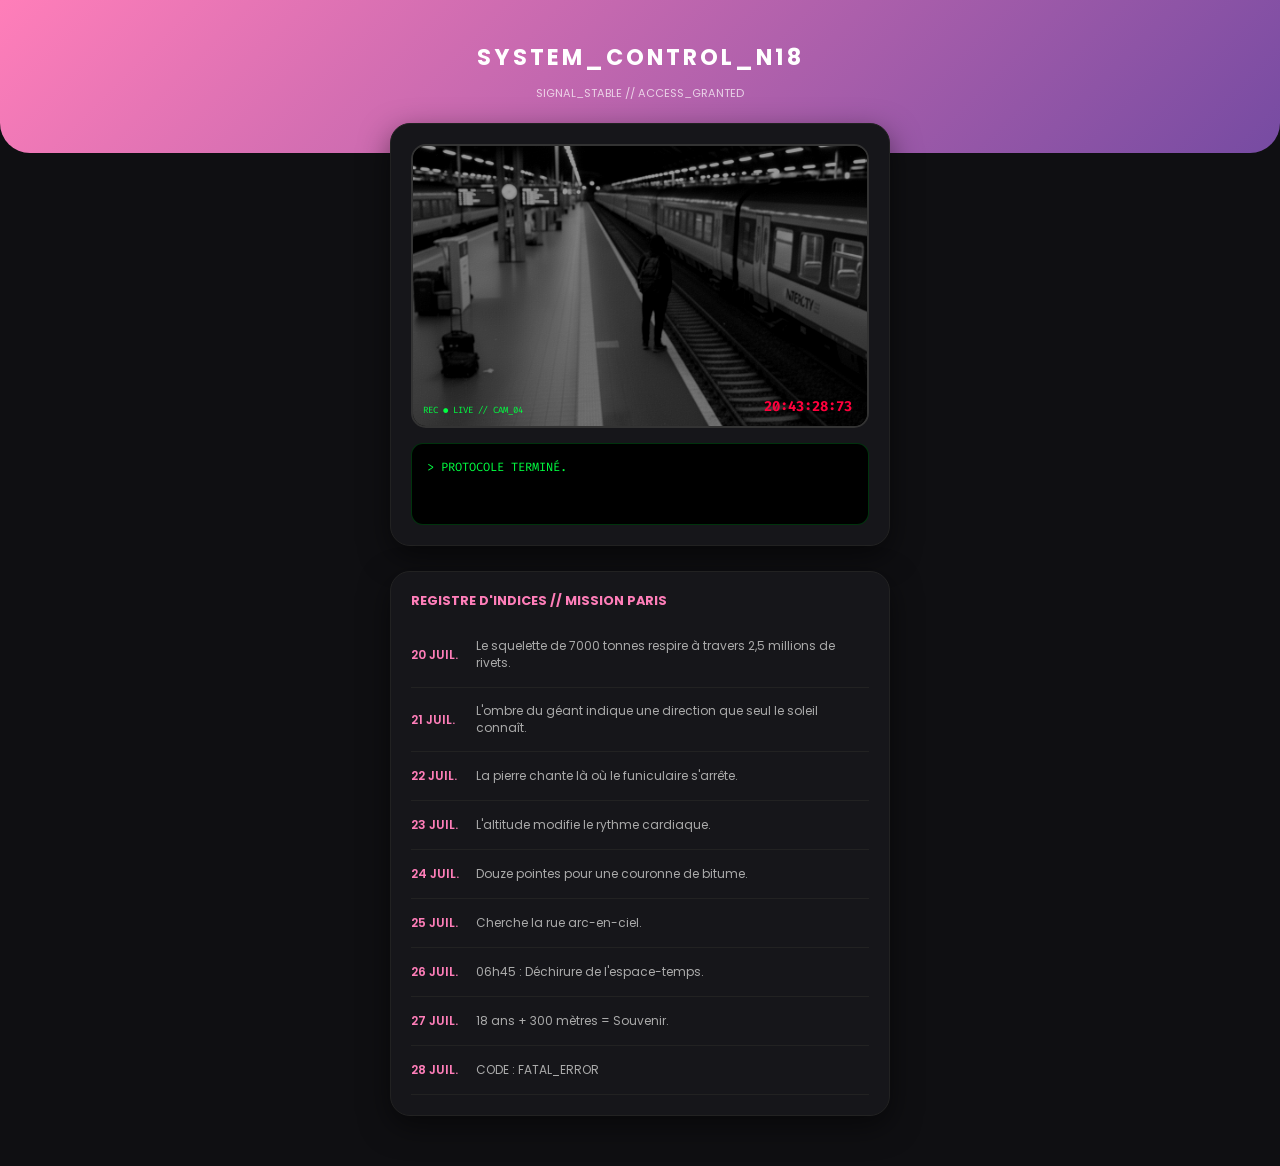
<file: surpirsetrain.html>
<!DOCTYPE html>
<html lang="fr">
<head>
    <meta charset="UTF-8">
    <meta name="viewport" content="width=device-width, initial-scale=1.0">
    <title>SYSTEM_CONTROL_N18</title>
    <link href="https://fonts.googleapis.com/css2?family=Poppins:wght@300;400;600&family=Fira+Code:wght@400;500&display=swap" rel="stylesheet">
    <style>
        :root { 
            --pink: #ff7eb9; --purple: #764ba2; --dark: #0a0a0c; --neon: #00ff41; --alert: #ff003c;
            --gradient: linear-gradient(135deg, #ff7eb9 0%, #764ba2 100%); 
        }

        body { font-family: 'Poppins', sans-serif; background: #0f0f12; margin: 0; color: #e0e0e0; overflow-x: hidden; }
        .hero { background: var(--gradient); color: white; padding: 40px 20px; text-align: center; border-radius: 0 0 30px 30px; cursor: pointer; }
        .container { max-width: 500px; margin: -30px auto 50px; padding: 0 15px; }
        .card { background: #16161a; border-radius: 20px; padding: 20px; box-shadow: 0 10px 30px rgba(0,0,0,0.5); margin-bottom: 25px; border: 1px solid #222; }
        
        .cctv-container { position: relative; border-radius: 15px; overflow: hidden; margin-bottom: 15px; background: #000; border: 2px solid #333; height: 280px; }
        .cctv-img { width: 100%; height: 100%; object-fit: cover; display: block; filter: grayscale(1) contrast(1.2) brightness(0.6); z-index: 1; position: relative; }
        
        /* CACHE TOTAL (Avant le 18) */
        #black-out {
            position: absolute; top: 0; left: 0; width: 100%; height: 100%;
            background: #000; z-index: 50; display: flex; flex-direction: column;
            align-items: center; justify-content: center; color: #333; font-family: 'Fira Code';
        }

        .blurred { filter: grayscale(1) contrast(1.2) brightness(0.4) blur(20px) !important; }

        #data-overlay {
            position: absolute; top: 0; left: 0; width: 100%; height: 100%;
            font-family: 'Fira Code', monospace; color: var(--neon); font-size: 13px;
            padding: 15px; pointer-events: none; display: none; z-index: 100;
            text-shadow: 0 0 8px rgba(0, 255, 65, 0.6); line-height: 1.2; word-break: break-all;
        }

        .live-timer {
            position: absolute; bottom: 10px; right: 15px;
            color: var(--alert); font-family: 'Fira Code', monospace;
            font-weight: bold; font-size: 14px; z-index: 105;
        }

        .scanner-line {
            position: absolute; top: 0; left: 0; width: 100%; height: 4px;
            background: var(--alert); box-shadow: 0 0 20px var(--alert); 
            z-index: 101; animation: scan 2s linear infinite; display: none;
        }
        @keyframes scan { 0% { top: 0; } 100% { top: 100%; } }

        .flash { position: absolute; top: 0; left: 0; width: 100%; height: 100%; background: white; opacity: 0; z-index: 200; pointer-events: none; }
        .flash-active { animation: flash-anim 0.5s ease-out; }
        @keyframes flash-anim { 0% { opacity: 0.8; } 100% { opacity: 0; } }

        .status-box { background: #000; color: var(--neon); padding: 15px; border-radius: 12px; font-family: 'Fira Code', monospace; font-size: 0.75rem; border: 1px solid #00ff4133; min-height: 50px; }
        .btn-action { background: transparent; color: var(--neon); border: 1px solid var(--neon); padding: 15px; border-radius: 10px; cursor: pointer; width: 100%; font-family: 'Fira Code'; font-size: 0.8rem; margin-top: 15px; font-weight: bold; text-transform: uppercase; display: none; }

        .day-row { display: flex; padding: 15px 0; border-bottom: 1px solid #222; align-items: center; }
        .day-num { min-width: 65px; font-weight: 600; color: var(--pink); font-size: 0.75rem; }
        .day-msg { flex: 1; font-size: 0.75rem; color: #aaa; line-height: 1.4; }
        .locked { filter: blur(5px); opacity: 0.2; }
        .glitch-text { color: var(--alert); font-weight: bold; animation: blink 1s infinite; }
        @keyframes blink { 50% { opacity: 0; } }

        #admin-panel {
            position: fixed; bottom: 0; left: 0; width: 100%; background: #222; 
            padding: 20px; border-top: 2px solid var(--neon); z-index: 999;
            display: none; box-sizing: border-box;
        }
    </style>
</head>
<body>

<div class="hero" onclick="checkAdminClick()">
    <h1 id="main-title" style="margin:0; font-size:1.4rem; letter-spacing:3px;">SYSTEM_CONTROL_N18</h1>
    <p style="opacity:0.7; font-size:0.7rem;" id="header-status">SYNCHRONISATION_SATELLITE...</p>
</div>

<div class="container">
    <div class="card">
        <div class="cctv-container">
            <div id="black-out">
                <div style="font-size: 10px;">[ SIGNAL_LOST ]</div>
                <div style="font-size: 8px; margin-top: 5px;">RE-ESTABLISHING...</div>
            </div>
            <div id="flash-layer" class="flash"></div>
            <div class="live-timer" id="timer">00:00:00:00</div>
            <img src="cam_station.png" id="cctv-target" class="cctv-img">
            <div id="data-overlay"></div>
            <div id="scanner" class="scanner-line"></div>
            <div style="position:absolute; bottom:10px; left:10px; color:var(--neon); font-family:'Fira Code'; font-size:9px; z-index:102;">REC ● LIVE // CAM_04</div>
        </div>
        <div class="status-box" id="tracker-text">> Initialisation...</div>
        <button id="unlock-btn" class="btn-action" onclick="stabilize()">STABILISER LE FLUX</button>
    </div>

    <div class="card">
        <h3 style="margin-top:0; font-size:0.8rem; color:var(--pink);">REGISTRE D'INDICES // MISSION PARIS</h3>
        <div id="puzzles-container"></div>
    </div>
</div>

<div id="admin-panel">
    <div style="color:var(--neon); font-family:'Fira Code'; font-size:12px; margin-bottom:10px;">🔧 MODE ADMIN</div>
    <input type="date" id="admin-date-input" style="width:100%; padding:10px; margin-bottom:10px;">
    <button onclick="applyAdminDate()" style="width:100%; padding:10px; background:var(--neon); border:none; color:#000; font-weight:bold; margin-bottom:5px;">APPLIQUER LA DATE</button>
    <button onclick="resetAdminDate()" style="width:100%; padding:10px; background:#444; border:none; color:#fff;">RESET</button>
</div>

<script>
    let overrideDate = null;
    let clickCount = 0;
    let lastClick = 0;

    function checkAdminClick() {
        const now = Date.now();
        if (now - lastClick < 500) clickCount++;
        else clickCount = 1;
        lastClick = now;
        if (clickCount >= 5) {
            document.getElementById('admin-panel').style.display = 'block';
            clickCount = 0;
        }
    }

    function applyAdminDate() {
        const val = document.getElementById('admin-date-input').value;
        if (val) {
            overrideDate = new Date(val + "T10:00:00");
            initSite();
        }
    }

    function resetAdminDate() {
        overrideDate = null;
        document.getElementById('admin-panel').style.display = 'none';
        initSite();
    }

    function initSite() {
        const now = overrideDate || new Date();
        const d = now.getDate();
        const m = now.getMonth();
        
        const img = document.getElementById('cctv-target');
        const btn = document.getElementById('unlock-btn');
        const log = document.getElementById('tracker-text');
        const header = document.getElementById('header-status');
        const scanner = document.getElementById('scanner');
        const blackout = document.getElementById('black-out');

        // RESET PAR DEFAUT
        img.classList.remove('blurred');
        btn.style.display = "none";
        scanner.style.display = "none";
        blackout.style.display = "none";
        header.innerHTML = "SIGNAL_STABLE // ACCESS_GRANTED";

        // LOGIQUE DYNAMIQUE
        if (m === 6 && d === 18) {
            // LE 18 JUILLET : FLOU + BOUTON
            img.classList.add('blurred');
            btn.style.display = "block";
            log.innerHTML = "> SIGNAL INSTABLE. Veuillez stabiliser.";
            header.innerHTML = "SYNCHRONISATION_SATELLITE...";
        } 
        else if (m === 6 && d === 19) {
            // LE 19 JUILLET : INFO TRAIN
            log.innerHTML = "> <span class='glitch-text'>ALERTE : RUPTURE DE TRAJECTOIRE</span><br>> GARE YVETOT // 11:25<br>> <span class='glitch-text'>INTERCEPTION : QUAI 1</span>";
            scanner.style.display = "block";
        }
        else if (m < 6 || (m === 6 && d < 18)) {
            // AVANT LE 18 : CACHE NOIR TOTAL
            blackout.style.display = "flex";
            log.innerHTML = "> SYSTÈME EN VEILLE.<br>> EN ATTENTE DU SIGNAL DU 18 JUILLET.";
            header.innerHTML = "SYSTEM_IDLE // STANDBY";
        }
        else {
            log.innerHTML = "> PROTOCOLE TERMINÉ.";
        }

        const hints = [
            { d: 20, m: "Le squelette de 7000 tonnes respire à travers 2,5 millions de rivets." },
            { d: 21, m: "L'ombre du géant indique une direction que seul le soleil connaît." },
            { d: 22, m: "La pierre chante là où le funiculaire s'arrête." },
            { d: 23, m: "L'altitude modifie le rythme cardiaque." },
            { d: 24, m: "Douze pointes pour une couronne de bitume." },
            { d: 25, m: "Cherche la rue arc-en-ciel." },
            { d: 26, m: "06h45 : Déchirure de l'espace-temps." },
            { d: 27, m: "18 ans + 300 mètres = Souvenir." },
            { d: 28, m: "CODE : FATAL_ERROR" }
        ];

        const container = document.getElementById('puzzles-container');
        container.innerHTML = "";
        hints.forEach(h => {
            const active = (now.getMonth() > 6) || (now.getMonth() === 6 && now.getDate() >= h.d);
            container.innerHTML += `<div class="day-row"><div class="day-num">${h.d} JUIL.</div><div class="day-msg ${active ? '' : 'locked'}">${active ? h.m : "Séquence verrouillée..."}</div></div>`;
        });
    }

    function stabilize() {
        const btn = document.getElementById('unlock-btn');
        const scanner = document.getElementById('scanner');
        const overlay = document.getElementById('data-overlay');
        const img = document.getElementById('cctv-target');
        const log = document.getElementById('tracker-text');

        btn.disabled = true; btn.innerHTML = "DÉCRYPTAGE...";
        scanner.style.display = "block"; overlay.style.display = "block";
        
        const interval = setInterval(() => {
            overlay.innerHTML = Array.from({length: 15}, () => Math.random().toString(36).substring(2, 10).toUpperCase()).join(' ');
            img.style.transform = `translate(${Math.random() * 8 - 4}px, ${Math.random() * 8 - 4}px)`;
        }, 80);

        setTimeout(() => {
            clearInterval(interval);
            overlay.style.display = "none";
            document.getElementById('flash-layer').classList.add('flash-active');
            img.classList.remove('blurred');
            img.style.transform = "none"; btn.style.display = "none";
            log.innerHTML = "> ANALYSE TERMINÉE.<br>> CIBLE : NON IDENTIFIÉE.<br>> LOCALISATION : GARE DE LILLE.<br>> STATUT : En transit vers Yvetot.";
        }, 3000);
    }

    setInterval(() => {
        const d = new Date();
        document.getElementById('timer').innerHTML = d.toLocaleTimeString('fr-FR') + ":" + Math.floor(d.getMilliseconds()/10);
    }, 50);

    initSite();
</script>
</body>
</html>
</file>
